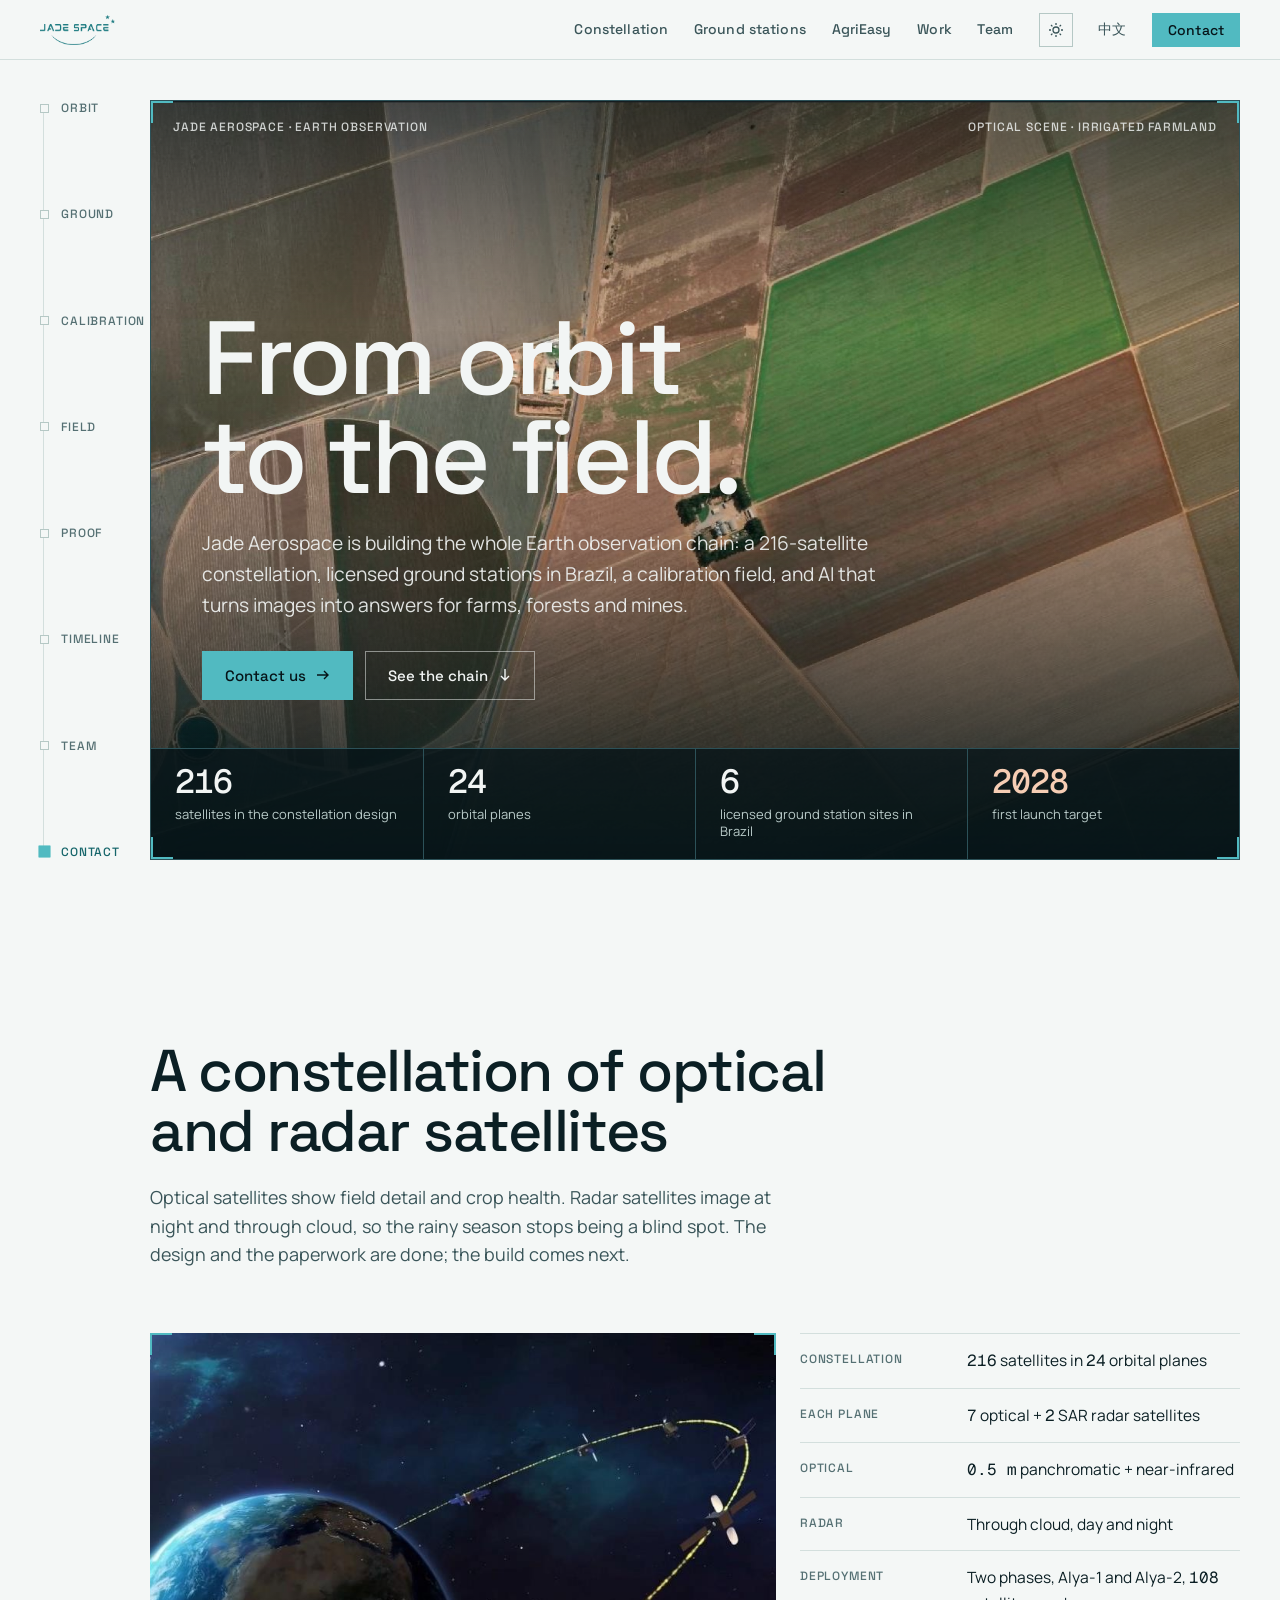
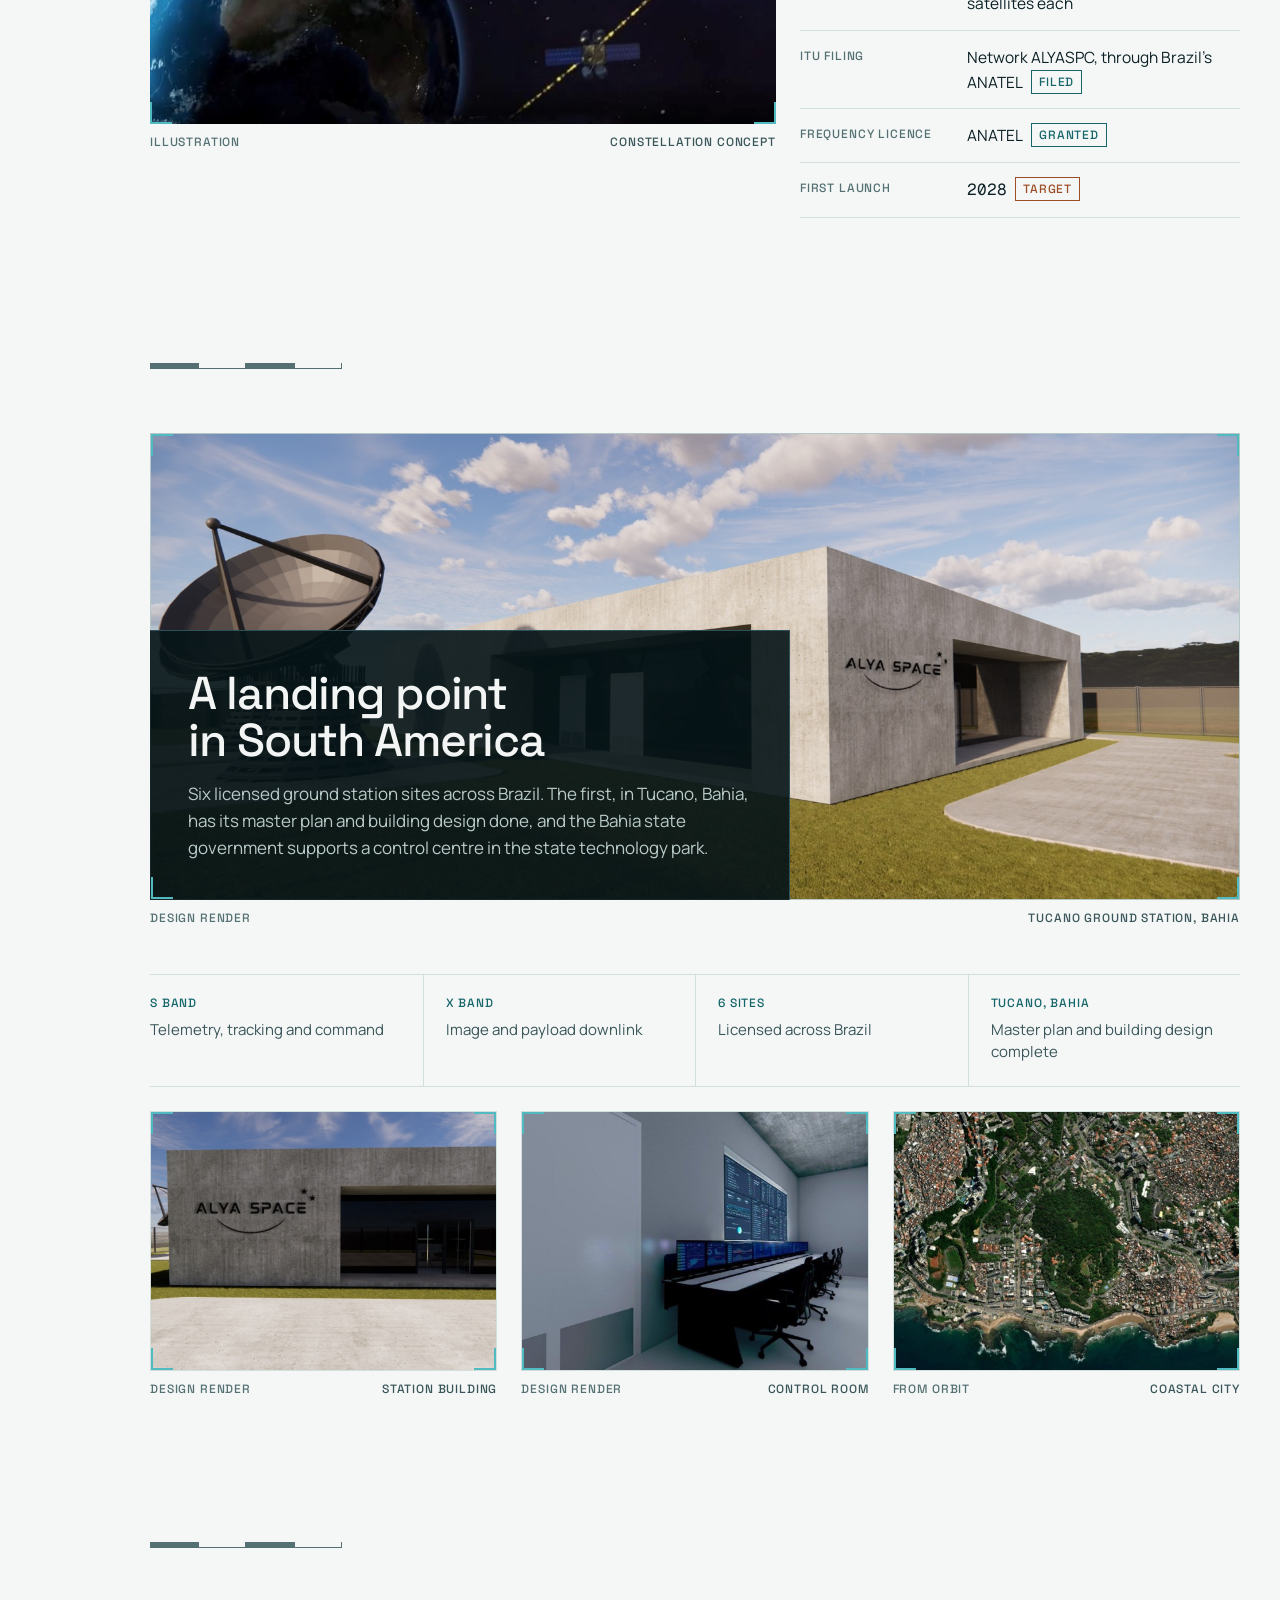
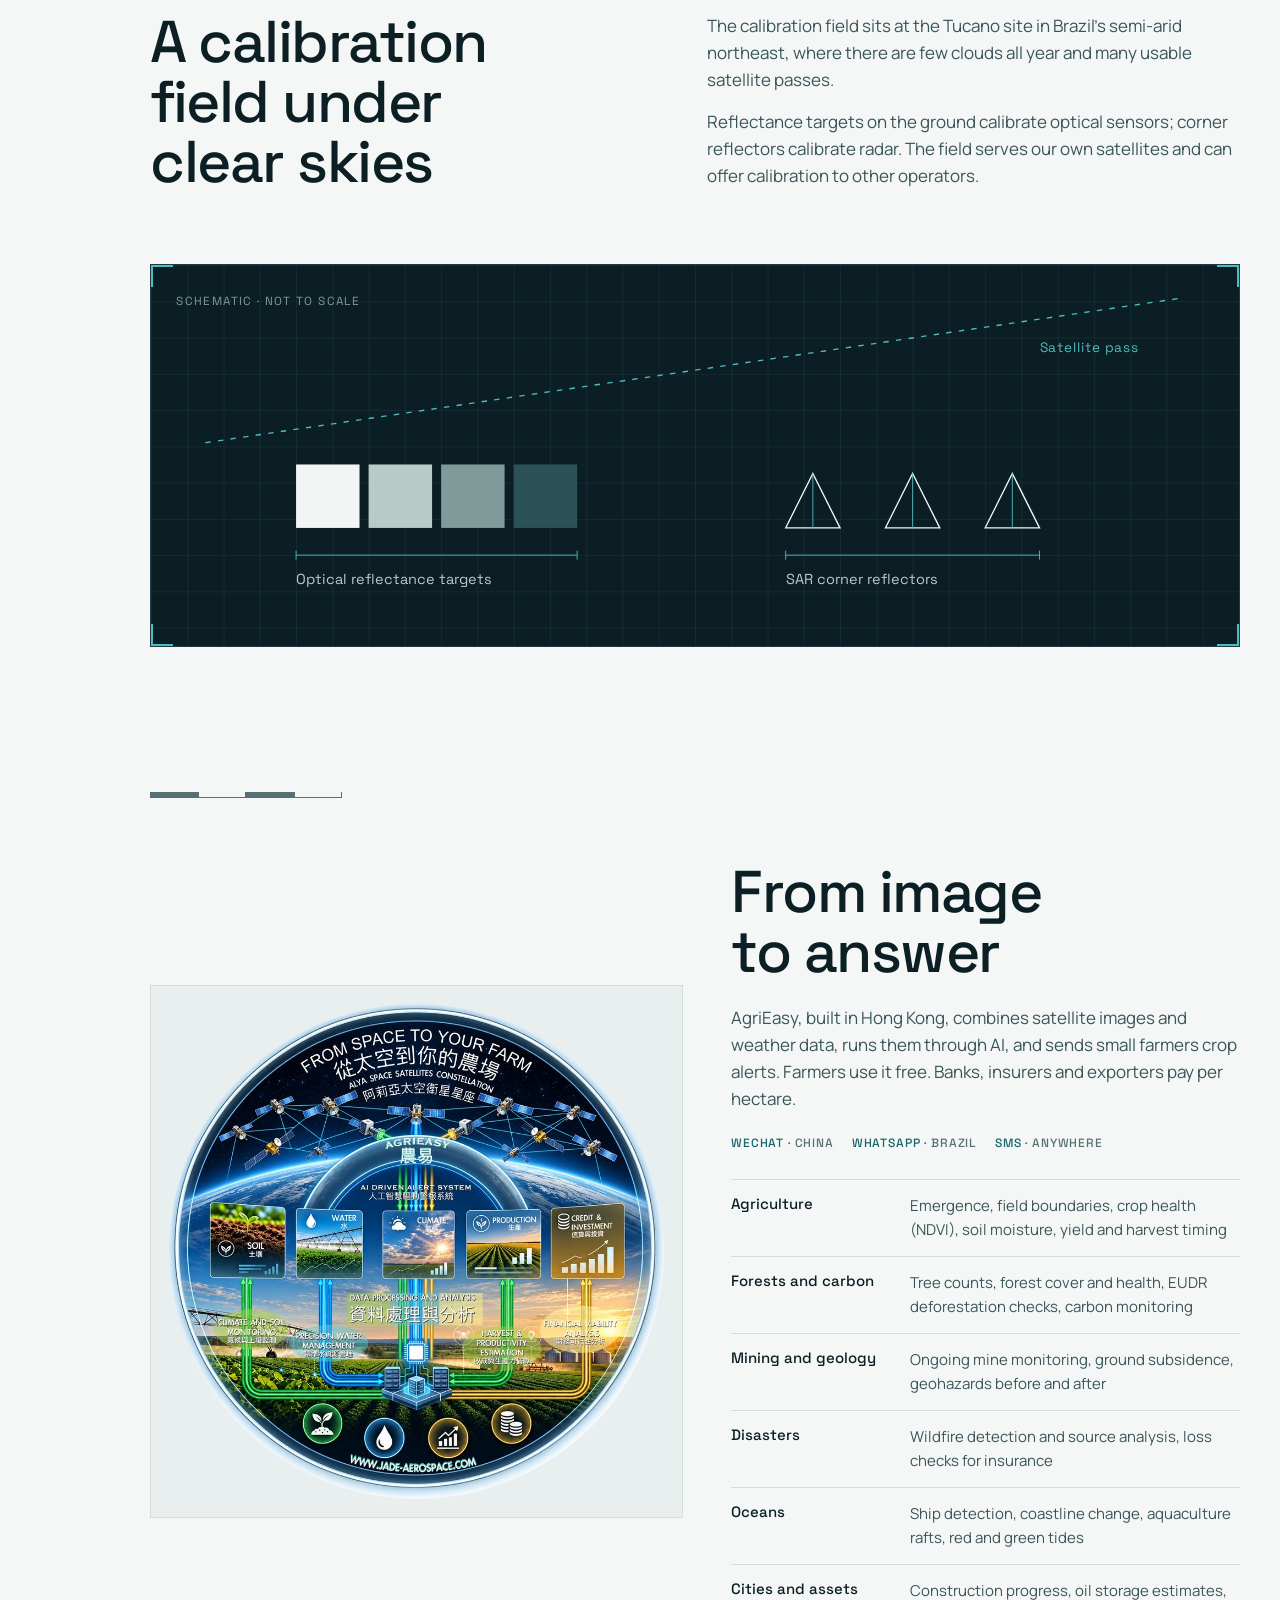
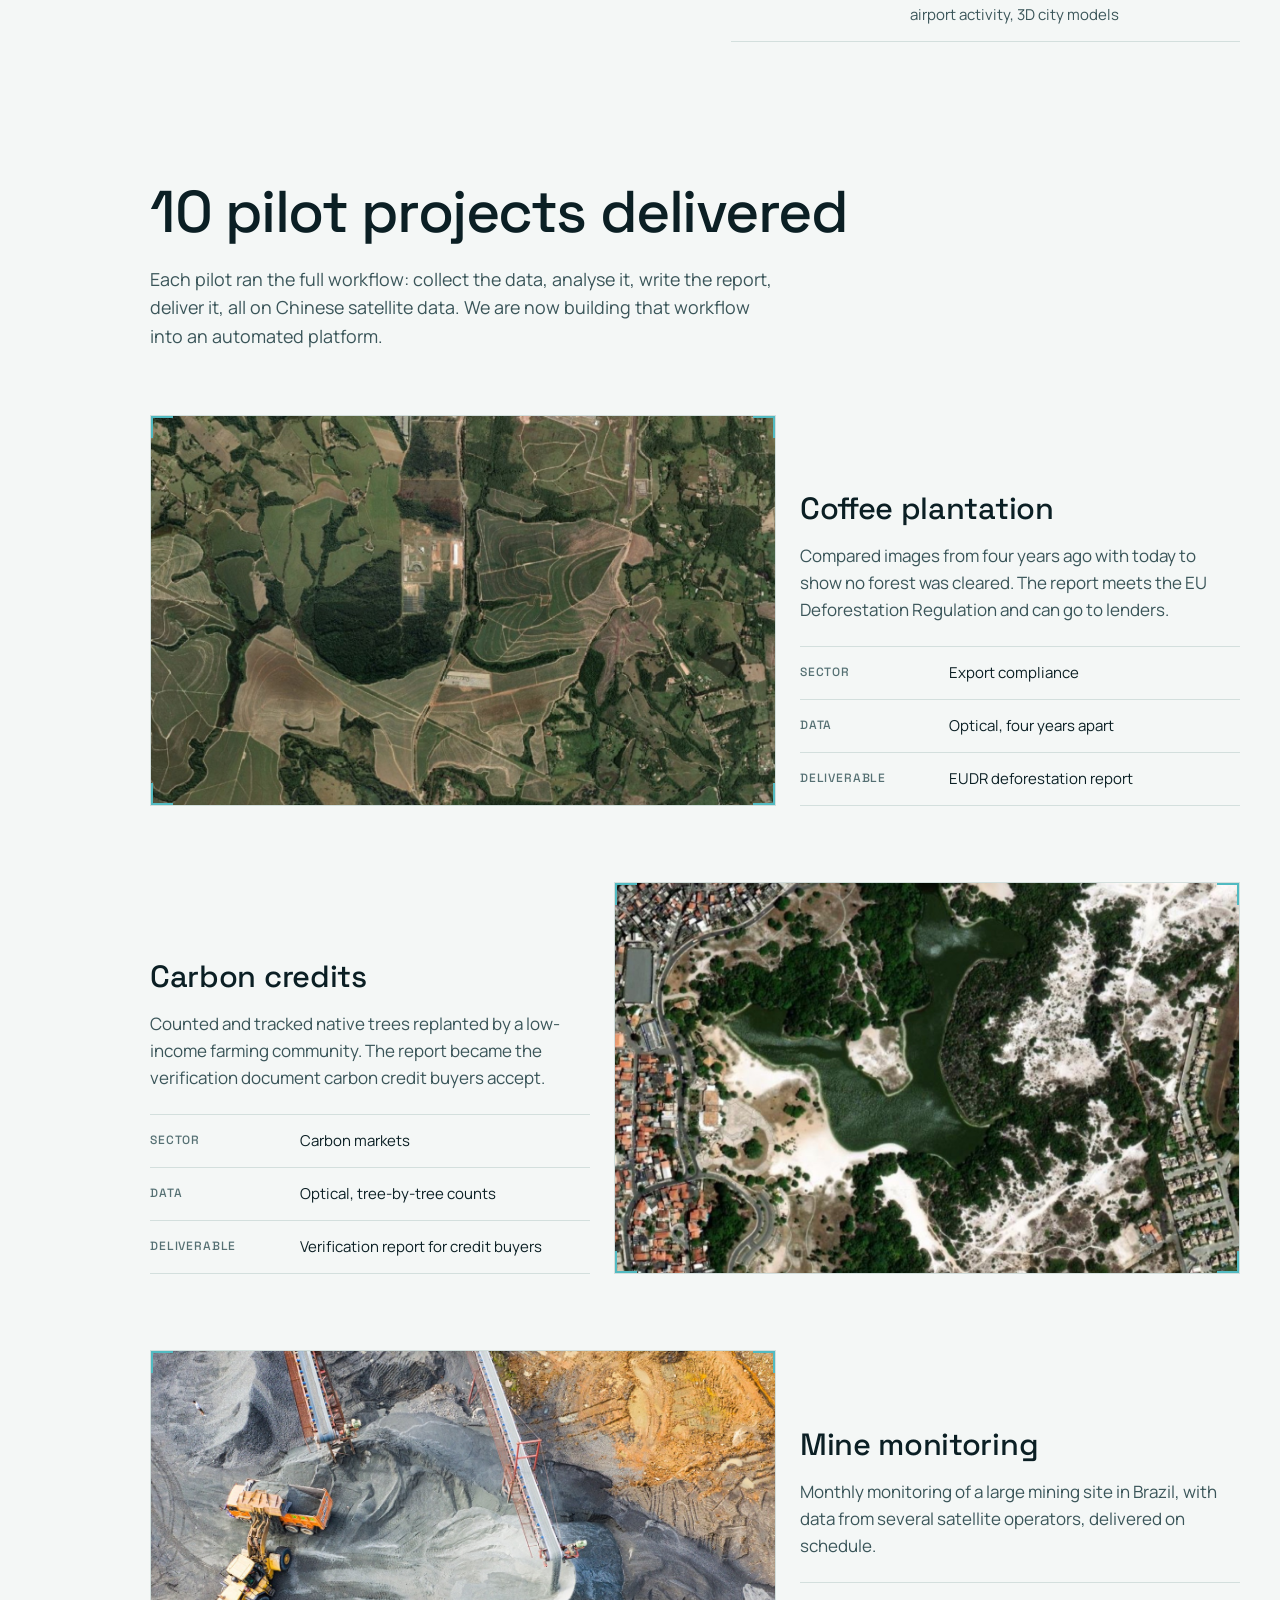
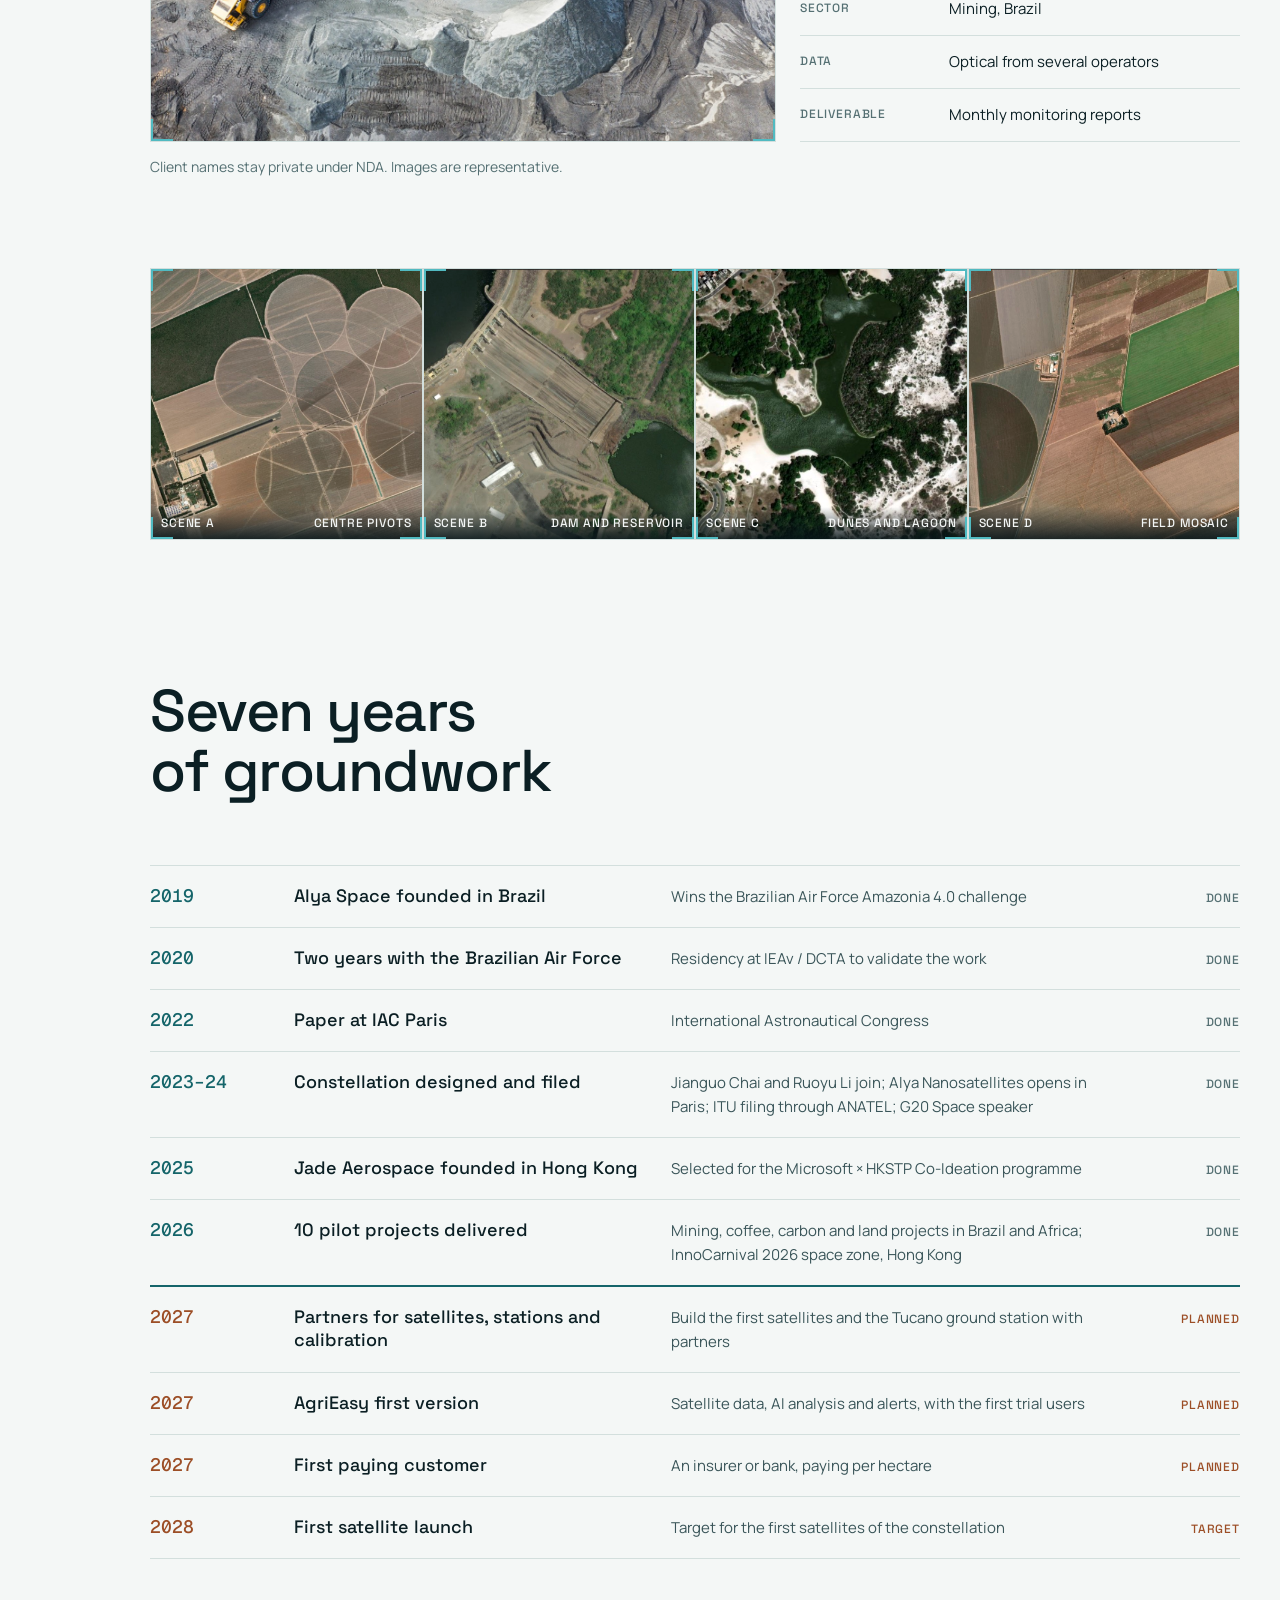
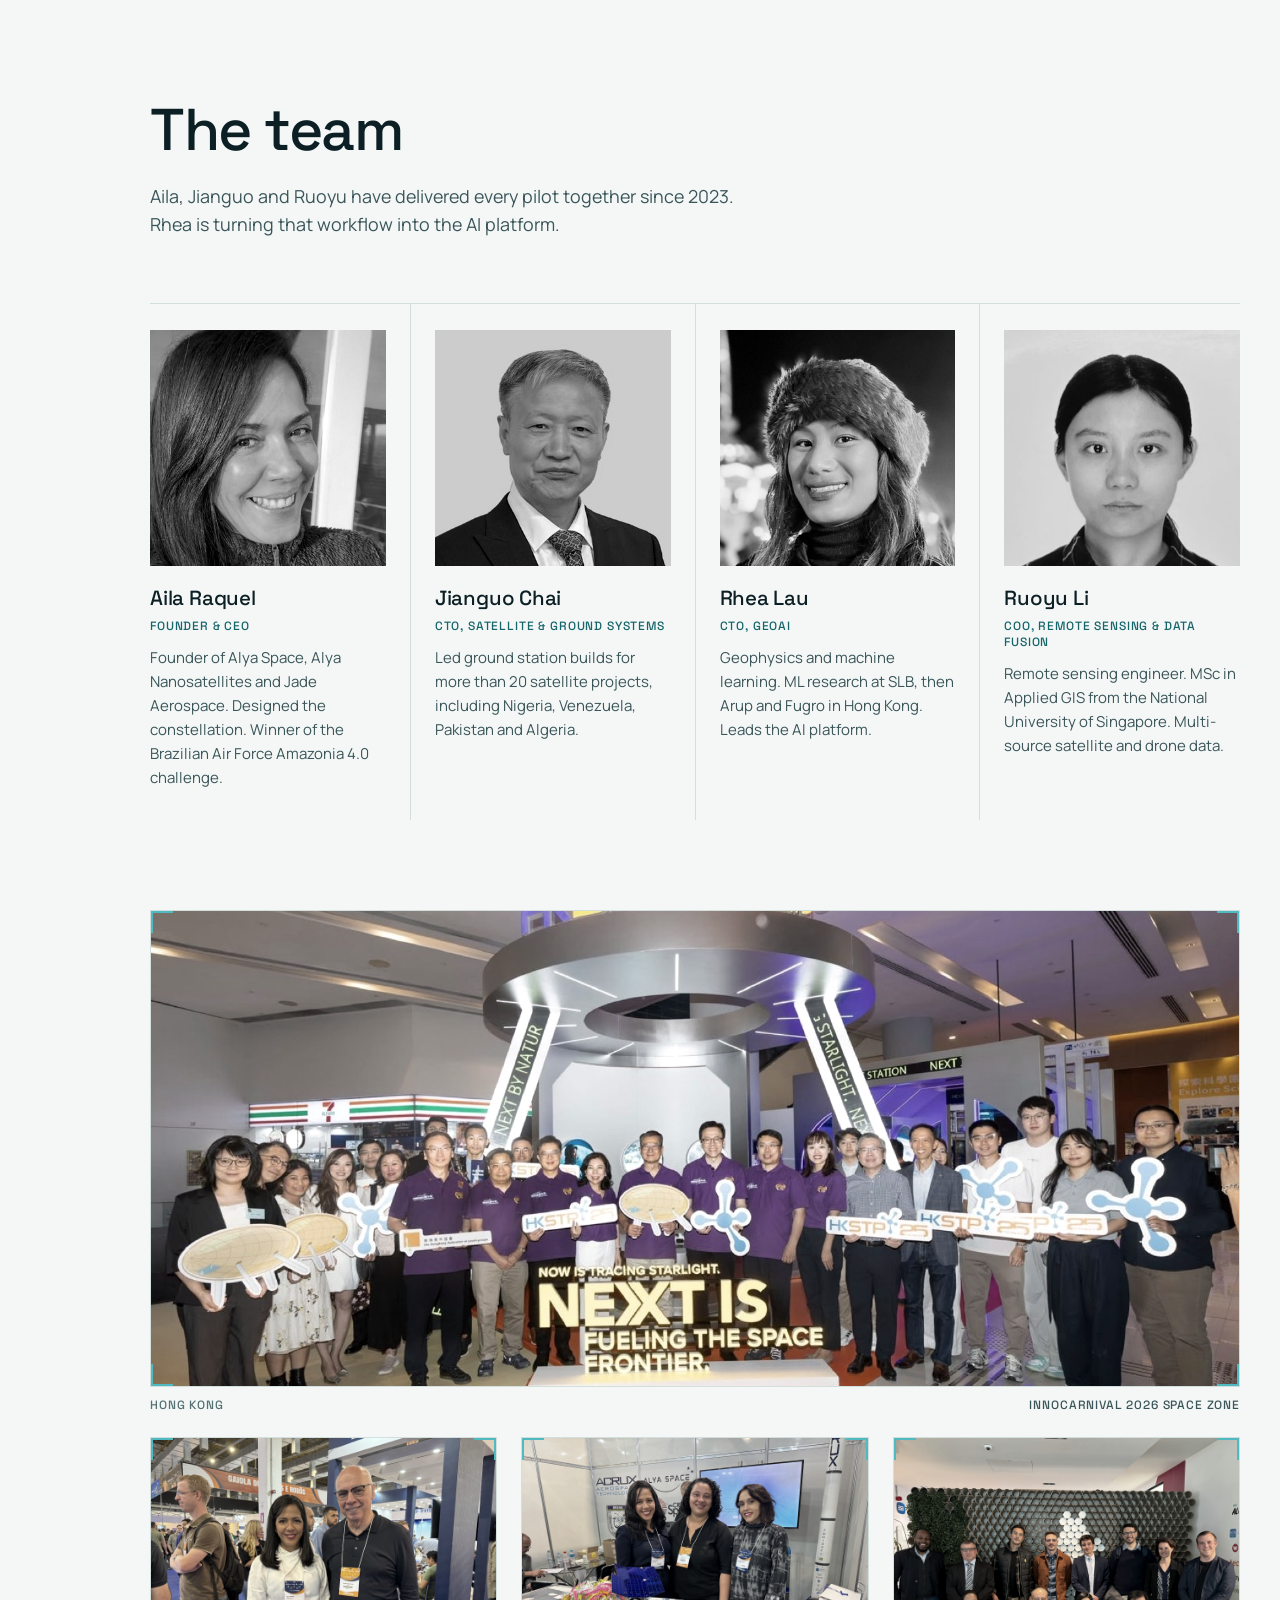
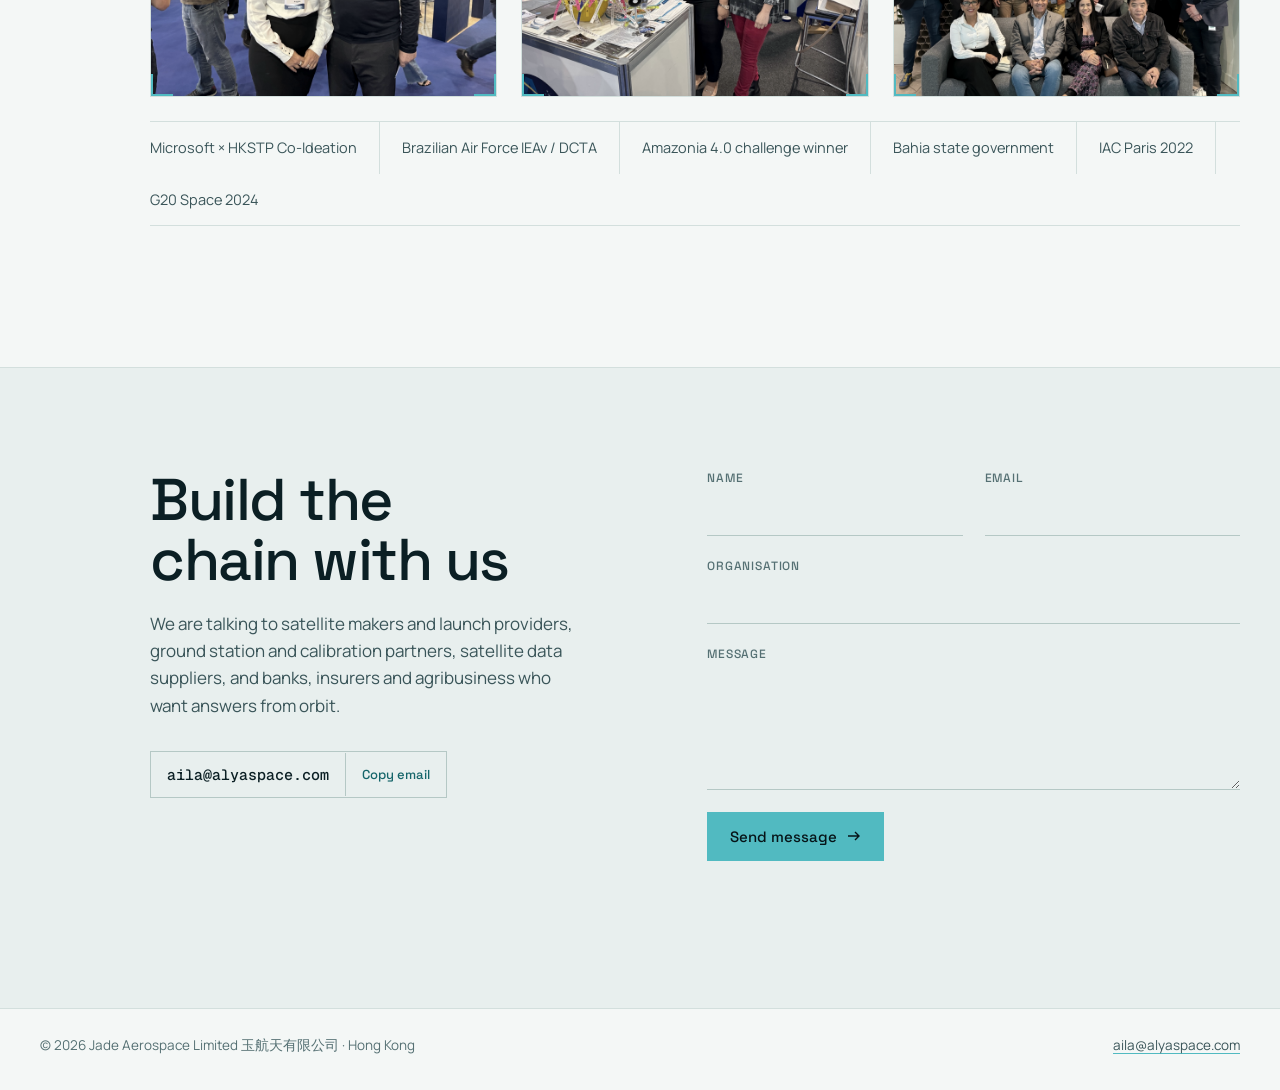
<file: index.html>
<!doctype html>
<html lang="en">
<head>
<meta charset="utf-8">
<meta name="viewport" content="width=device-width,initial-scale=1">
<title>Jade Aerospace | Satellites, ground stations and AI for Earth observation</title>
<meta name="description" content="Jade Aerospace is a Hong Kong company building a full Earth observation chain: a 216-satellite constellation, licensed ground stations in Brazil, a calibration field and AI analysis.">
<meta name="theme-color" content="#061418" media="(prefers-color-scheme: dark)">
<meta name="theme-color" content="#F4F7F6" media="(prefers-color-scheme: light)">
<script>try{var t=localStorage.getItem("theme");if(t==="light"||t==="dark")document.documentElement.dataset.theme=t}catch(e){}</script>
<meta property="og:type" content="website">
<meta property="og:site_name" content="Jade Aerospace 玉航天">
<meta property="og:url" content="https://jadeaerospace.com/">
<meta property="og:title" content="Jade Aerospace · From orbit to the field.">
<meta property="og:description" content="A 216-satellite constellation, licensed ground stations in Brazil and AI analysis, built from Hong Kong.">
<meta property="og:image" content="https://jadeaerospace.com/assets/og-en.jpg?v=2">
<meta property="og:image:width" content="1200">
<meta property="og:image:height" content="630">
<meta property="og:image:alt" content="Jade Aerospace · From orbit to the field.">
<meta name="twitter:card" content="summary_large_image">
<meta name="twitter:title" content="Jade Aerospace · From orbit to the field.">
<meta name="twitter:description" content="A 216-satellite constellation, licensed ground stations in Brazil and AI analysis, built from Hong Kong.">
<meta name="twitter:image" content="https://jadeaerospace.com/assets/og-en.jpg?v=2">
<link rel="alternate" hreflang="en" href="https://jadeaerospace.com/">
<link rel="alternate" hreflang="zh-Hans" href="https://jadeaerospace.com/zh/">
<link rel="icon" href="assets/logo-jade.png">
<link rel="preconnect" href="https://fonts.googleapis.com">
<link rel="preconnect" href="https://fonts.gstatic.com" crossorigin>
<link href="https://fonts.googleapis.com/css2?family=Geist+Mono:wght@400;500&family=Manrope:wght@400;500;600&family=Space+Grotesk:wght@400;500&display=swap" rel="stylesheet">
<link rel="stylesheet" href="assets/style.css">
<script src="assets/site.js" defer></script>
</head>
<body>
<a class="skip" href="#orbit">Skip to content</a>

<!-- ============ TOP BAR ============ -->
<header class="top">
  <div class="wrap">
    <a class="logo" href="./"><img class="on-dark" src="assets/logo-white.png" alt="Jade Aerospace"><img class="on-light" src="assets/logo-jade.png" alt="Jade Aerospace"></a>
    <nav>
      <a href="#orbit">Constellation</a><a href="#ground">Ground stations</a><a href="#field">AgriEasy</a><a href="#proof">Work</a><a href="#team">Team</a>
      <button type="button" class="theme" data-theme-toggle aria-label="Switch light / dark" title="Switch light / dark"><svg class="moon" viewBox="0 0 16 16" aria-hidden="true"><path d="M13.5 10.2A6 6 0 0 1 5.8 2.5a6 6 0 1 0 7.7 7.7Z" fill="none" stroke="currentColor" stroke-width="1.3"/></svg><svg class="sun" viewBox="0 0 16 16" aria-hidden="true"><circle cx="8" cy="8" r="3" fill="none" stroke="currentColor" stroke-width="1.3"/><path d="M8 1v2M8 13v2M1 8h2M13 8h2M3 3l1.4 1.4M11.6 11.6 13 13M3 13l1.4-1.4M11.6 4.4 13 3" stroke="currentColor" stroke-width="1.3"/></svg></button>
      <a class="lang" href="zh/" hreflang="zh-Hans">中文</a>
      <a class="cta-top" href="#contact">Contact</a>
    </nav>
  </div>
</header>

<!-- Stage rail: one link per section below. Keep ids in step. -->
<nav class="rail" aria-label="Sections"><ol><li><a href="#orbit">Orbit</a></li><li><a href="#ground">Ground</a></li><li><a href="#calibration">Calibration</a></li><li><a href="#field">Field</a></li><li><a href="#proof">Proof</a></li><li><a href="#timeline">Timeline</a></li><li><a href="#team">Team</a></li><li><a href="#contact">Contact</a></li></ol></nav>

<main class="main">

<!-- ============ HERO ============ -->
<section class="hero">
  <div class="frame">
    <div class="bg"><img src="assets/hero-fields.jpg" alt="" fetchpriority="high"></div>
    <div class="scene-id"><span>Jade Aerospace · Earth observation</span><span>Optical scene · irrigated farmland</span></div>
    <div class="copy">
      <h1>From orbit<br>to the field.</h1>
      <p class="lede">Jade Aerospace is building the whole Earth observation chain: a 216-satellite constellation, licensed ground stations in Brazil, a calibration field, and AI that turns images into answers for farms, forests and mines.</p>
      <div class="actions">
        <a class="btn" href="#contact">Contact us <svg viewBox="0 0 14 14" aria-hidden="true"><path d="M1 7h11M8 3l4 4-4 4" fill="none" stroke="currentColor" stroke-width="1.4"/></svg></a>
        <a class="btn ghost" href="#orbit">See the chain <svg viewBox="0 0 14 14" aria-hidden="true"><path d="M7 1v11M3 8l4 4 4-4" fill="none" stroke="currentColor" stroke-width="1.4"/></svg></a>
      </div>
    </div>
    <div class="collar"><div class=""><b>216</b><span>satellites in the constellation design</span></div><div class=""><b>24</b><span>orbital planes</span></div><div class=""><b>6</b><span>licensed ground station sites in Brazil</span></div><div class="plan"><b>2028</b><span>first launch target</span></div></div>
  </div>
</section>

<!-- ============ ORBIT: constellation ============ -->
<section class="sec orbit" id="orbit">
  <div class="wrap">
    <div class="sec-head"><h2>A constellation of optical and radar satellites</h2><p>Optical satellites show field detail and crop health. Radar satellites image at night and through cloud, so the rainy season stops being a blind spot. The design and the paperwork are done; the build comes next.</p></div>
    <div class="grid12">
      <figure class="media" style="margin:0">
        <div class="frame"><img src="assets/constellation.jpg" alt="" loading="lazy"></div>
        <figcaption class="cap"><span>Illustration</span><b>Constellation concept</b></figcaption>
      </figure>
      <div class="side"><table class="spec"><tbody><tr><th scope="row">Constellation</th><td><span class="num">216</span> satellites in <span class="num">24</span> orbital planes</td></tr><tr><th scope="row">Each plane</th><td><span class="num">7</span> optical + <span class="num">2</span> SAR radar satellites</td></tr><tr><th scope="row">Optical</th><td><span class="num">0.5 m</span> panchromatic + near-infrared</td></tr><tr><th scope="row">Radar</th><td>Through cloud, day and night</td></tr><tr><th scope="row">Deployment</th><td>Two phases, Alya-1 and Alya-2, <span class="num">108</span> satellites each</td></tr><tr><th scope="row">ITU filing</th><td>Network ALYASPC, through Brazil’s ANATEL<span class="tag">Filed</span></td></tr><tr><th scope="row">Frequency licence</th><td>ANATEL<span class="tag">Granted</span></td></tr><tr><th scope="row">First launch</th><td><span class="num">2028</span><span class="tag plan">Target</span></td></tr></tbody></table></div>
    </div>
  </div>
</section>

<!-- ============ GROUND: stations ============ -->
<section class="sec" id="ground">
  <div class="wrap"><div class="scalebar" aria-hidden="true"><i></i><i></i><i></i><i></i></div></div>
  <figure class="bleed" style="margin-top:0;margin-bottom:0">
    <div class="frame"><img src="assets/gs-tucano.jpg" alt="Tucano ground station, Bahia" loading="lazy"></div>
    <div class="over"><h2>A landing point in South America</h2><p>Six licensed ground station sites across Brazil. The first, in Tucano, Bahia, has its master plan and building design done, and the Bahia state government supports a control centre in the state technology park.</p></div>
  </figure>
  <div class="wrap">
    <p class="cap"><span>Design render</span><b>Tucano ground station, Bahia</b></p>
    <div class="bands"><div><b>S band</b><span>Telemetry, tracking and command</span></div><div><b>X band</b><span>Image and payload downlink</span></div><div><b>6 sites</b><span>Licensed across Brazil</span></div><div><b>Tucano, Bahia</b><span>Master plan and building design complete</span></div></div>
    <div class="strip"><figure><div class="frame"><img src="assets/gs-front.jpg" alt="Station building" loading="lazy"></div><figcaption class="cap"><span>Design render</span><b>Station building</b></figcaption></figure><figure><div class="frame"><img src="assets/gs-control.jpg" alt="Control room" loading="lazy"></div><figcaption class="cap"><span>Design render</span><b>Control room</b></figcaption></figure><figure><div class="frame"><img src="assets/orbit-salvador.jpg" alt="Coastal city" loading="lazy"></div><figcaption class="cap"><span>From orbit</span><b>Coastal city</b></figcaption></figure></div>
  </div>
</section>

<!-- ============ CALIBRATION ============ -->
<section class="sec" id="calibration">
  <div class="wrap">
    <div class="scalebar" aria-hidden="true"><i></i><i></i><i></i><i></i></div>
    <div class="calib">
      <h2>A calibration field under clear skies</h2>
      <div class="body"><p>The calibration field sits at the Tucano site in Brazil’s semi-arid northeast, where there are few clouds all year and many usable satellite passes.</p><p>Reflectance targets on the ground calibrate optical sensors; corner reflectors calibrate radar. The field serves our own satellites and can offer calibration to other operators.</p></div>
      <figure class="calib-plate frame"><svg viewBox="0 0 1200 420" role="img" aria-label="Schematic · not to scale">
<defs><pattern id="g" width="40" height="40" patternUnits="userSpaceOnUse"><path d="M40 0H0V40" fill="none" stroke="#1E3A40" stroke-width="1"/></pattern></defs>
<rect width="1200" height="420" fill="url(#g)"/>
<path d="M60 196 L1140 36" stroke="#51BAC1" stroke-width="1.5" stroke-dasharray="6 8" fill="none"/>
<text class="lbl" x="980" y="96" fill="#51BAC1" font-family="Space Grotesk, Noto Sans SC, sans-serif" font-size="15" letter-spacing="1">Satellite pass</text>
<g transform="translate(160 220)">
<rect x="0" y="0" width="70" height="70" fill="#F2F5F4"/><rect x="80" y="0" width="70" height="70" fill="#B9CBC9"/><rect x="160" y="0" width="70" height="70" fill="#7F9A98"/><rect x="240" y="0" width="70" height="70" fill="#2C5158"/>
<path d="M0 100 H310" stroke="#51BAC1" stroke-width="1"/><path d="M0 95 v10 M310 95 v10" stroke="#51BAC1" stroke-width="1"/>
<text class="lbl" x="0" y="132" fill="#B9CBC9" font-family="Space Grotesk, Noto Sans SC, sans-serif" font-size="16">Optical reflectance targets</text></g>
<g transform="translate(700 230)" fill="none" stroke="#F2F5F4" stroke-width="1.5">
<path d="M0 60 L30 0 L60 60 Z"/><path d="M110 60 L140 0 L170 60 Z"/><path d="M220 60 L250 0 L280 60 Z"/>
<path d="M30 0 V60 M140 0 V60 M250 0 V60" stroke="#51BAC1" stroke-width="1"/>
<path d="M0 90 H280" stroke="#51BAC1" stroke-width="1"/><path d="M0 85 v10 M280 85 v10" stroke="#51BAC1" stroke-width="1"/>
<text class="lbl" x="0" y="122" fill="#B9CBC9" stroke="none" font-family="Space Grotesk, Noto Sans SC, sans-serif" font-size="16">SAR corner reflectors</text></g>
<text class="lbl" x="28" y="44" fill="#7F9A98" font-family="Space Grotesk, Noto Sans SC, sans-serif" font-size="13" letter-spacing="1.5">SCHEMATIC · NOT TO SCALE</text>
</svg><figcaption class="calib-legend"><span><i class="sw t"></i>Optical reflectance targets</span><span><i class="sw r"></i>SAR corner reflectors</span><span><i class="sw p"></i>Satellite pass</span><span>Schematic · not to scale</span></figcaption></figure>
    </div>
  </div>
</section>

<!-- ============ FIELD: AgriEasy ============ -->
<section class="sec field" id="field">
  <div class="wrap"><div class="scalebar" aria-hidden="true"><i></i><i></i><i></i><i></i></div></div>
  <div class="wrap grid12">
    <div class="globe"><img src="assets/agrieasy-globe.jpg" alt="AgriEasy: from space to your farm. Satellite data feeds AI alerts on soil, water, climate, production and credit." loading="lazy"></div>
    <div class="side">
      <h2>From image to answer</h2>
      <p style="color:var(--ink-2);margin-top:22px">AgriEasy, built in Hong Kong, combines satellite images and weather data, runs them through AI, and sends small farmers crop alerts. Farmers use it free. Banks, insurers and exporters pay per hectare.</p>
      <div class="channels"><span><b>WeChat</b> · China</span><span><b>WhatsApp</b> · Brazil</span><span><b>SMS</b> · anywhere</span></div>
      <ul class="index"><li><b>Agriculture</b><span>Emergence, field boundaries, crop health (NDVI), soil moisture, yield and harvest timing</span></li><li><b>Forests and carbon</b><span>Tree counts, forest cover and health, EUDR deforestation checks, carbon monitoring</span></li><li><b>Mining and geology</b><span>Ongoing mine monitoring, ground subsidence, geohazards before and after</span></li><li><b>Disasters</b><span>Wildfire detection and source analysis, loss checks for insurance</span></li><li><b>Oceans</b><span>Ship detection, coastline change, aquaculture rafts, red and green tides</span></li><li><b>Cities and assets</b><span>Construction progress, oil storage estimates, airport activity, 3D city models</span></li></ul>
    </div>
  </div>
</section>

<!-- ============ PROOF: pilots ============ -->
<section class="sec" id="proof">
  <div class="wrap">
    <div class="sec-head"><h2>10 pilot projects delivered</h2><p>Each pilot ran the full workflow: collect the data, analyse it, write the report, deliver it, all on Chinese satellite data. We are now building that workflow into an automated platform.</p></div>
    <div class="pilots"><article class="pilot"><div class="frame"><img src="assets/farmland.jpg" alt="" loading="lazy"></div><div class="txt"><h3>Coffee plantation</h3><p>Compared images from four years ago with today to show no forest was cleared. The report meets the EU Deforestation Regulation and can go to lenders.</p><table class="spec"><tbody><tr><th scope="row">Sector</th><td>Export compliance</td></tr><tr><th scope="row">Data</th><td>Optical, four years apart</td></tr><tr><th scope="row">Deliverable</th><td>EUDR deforestation report</td></tr></tbody></table></div></article><article class="pilot"><div class="frame"><img src="assets/orbit-dunes.jpg" alt="" loading="lazy"></div><div class="txt"><h3>Carbon credits</h3><p>Counted and tracked native trees replanted by a low-income farming community. The report became the verification document carbon credit buyers accept.</p><table class="spec"><tbody><tr><th scope="row">Sector</th><td>Carbon markets</td></tr><tr><th scope="row">Data</th><td>Optical, tree-by-tree counts</td></tr><tr><th scope="row">Deliverable</th><td>Verification report for credit buyers</td></tr></tbody></table></div></article><article class="pilot"><div class="frame"><img src="assets/mine.jpg" alt="" loading="lazy"></div><div class="txt"><h3>Mine monitoring</h3><p>Monthly monitoring of a large mining site in Brazil, with data from several satellite operators, delivered on schedule.</p><table class="spec"><tbody><tr><th scope="row">Sector</th><td>Mining, Brazil</td></tr><tr><th scope="row">Data</th><td>Optical from several operators</td></tr><tr><th scope="row">Deliverable</th><td>Monthly monitoring reports</td></tr></tbody></table></div></article></div>
    <p class="note">Client names stay private under NDA. Images are representative.</p>
    <div class="contact-sheet"><figure class="frame"><img src="assets/orbit-pivots.jpg" alt="Centre pivots" loading="lazy"><figcaption><span>Scene A</span><span>Centre pivots</span></figcaption></figure><figure class="frame"><img src="assets/orbit-dam.jpg" alt="Dam and reservoir" loading="lazy"><figcaption><span>Scene B</span><span>Dam and reservoir</span></figcaption></figure><figure class="frame"><img src="assets/orbit-dunes.jpg" alt="Dunes and lagoon" loading="lazy"><figcaption><span>Scene C</span><span>Dunes and lagoon</span></figcaption></figure><figure class="frame"><img src="assets/orbit-fields.jpg" alt="Field mosaic" loading="lazy"><figcaption><span>Scene D</span><span>Field mosaic</span></figcaption></figure></div>
  </div>
</section>

<!-- ============ TIMELINE ============ -->
<section class="sec" id="timeline">
  <div class="wrap">
    <div class="sec-head"><h2>Seven years of groundwork</h2></div>
    <ol class="ledger"><li class=""><span class="yr">2019</span><b>Alya Space founded in Brazil</b><span>Wins the Brazilian Air Force Amazonia 4.0 challenge</span><span class="st">Done</span></li><li class=""><span class="yr">2020</span><b>Two years with the Brazilian Air Force</b><span>Residency at IEAv / DCTA to validate the work</span><span class="st">Done</span></li><li class=""><span class="yr">2022</span><b>Paper at IAC Paris</b><span>International Astronautical Congress</span><span class="st">Done</span></li><li class=""><span class="yr">2023–24</span><b>Constellation designed and filed</b><span>Jianguo Chai and Ruoyu Li join; Alya Nanosatellites opens in Paris; ITU filing through ANATEL; G20 Space speaker</span><span class="st">Done</span></li><li class=""><span class="yr">2025</span><b>Jade Aerospace founded in Hong Kong</b><span>Selected for the Microsoft × HKSTP Co-Ideation programme</span><span class="st">Done</span></li><li class="now"><span class="yr">2026</span><b>10 pilot projects delivered</b><span>Mining, coffee, carbon and land projects in Brazil and Africa; InnoCarnival 2026 space zone, Hong Kong</span><span class="st">Done</span></li><li class="plan"><span class="yr">2027</span><b>Partners for satellites, stations and calibration</b><span>Build the first satellites and the Tucano ground station with partners</span><span class="st">Planned</span></li><li class="plan"><span class="yr">2027</span><b>AgriEasy first version</b><span>Satellite data, AI analysis and alerts, with the first trial users</span><span class="st">Planned</span></li><li class="plan"><span class="yr">2027</span><b>First paying customer</b><span>An insurer or bank, paying per hectare</span><span class="st">Planned</span></li><li class="plan"><span class="yr">2028</span><b>First satellite launch</b><span>Target for the first satellites of the constellation</span><span class="st">Target</span></li></ol>
  </div>
</section>

<!-- ============ TEAM ============ -->
<section class="sec" id="team">
  <div class="wrap">
    <div class="sec-head"><h2>The team</h2><p>Aila, Jianguo and Ruoyu have delivered every pilot together since 2023. Rhea is turning that workflow into the AI platform.</p></div>
    <div class="team"><article class="person"><img src="assets/team-aila.jpg" alt="Aila Raquel" loading="lazy"><h3>Aila Raquel</h3><p class="role">Founder & CEO</p><p>Founder of Alya Space, Alya Nanosatellites and Jade Aerospace. Designed the constellation. Winner of the Brazilian Air Force Amazonia 4.0 challenge.</p></article><article class="person"><img src="assets/team-chai.jpg" alt="Jianguo Chai" loading="lazy"><h3>Jianguo Chai</h3><p class="role">CTO, Satellite & Ground Systems</p><p>Led ground station builds for more than 20 satellite projects, including Nigeria, Venezuela, Pakistan and Algeria.</p></article><article class="person"><img src="assets/team-rhea.jpg" alt="Rhea Lau" loading="lazy"><h3>Rhea Lau</h3><p class="role">CTO, GeoAI</p><p>Geophysics and machine learning. ML research at SLB, then Arup and Fugro in Hong Kong. Leads the AI platform.</p></article><article class="person"><img src="assets/team-li.jpg" alt="Ruoyu Li" loading="lazy"><h3>Ruoyu Li</h3><p class="role">COO, Remote Sensing & Data Fusion</p><p>Remote sensing engineer. MSc in Applied GIS from the National University of Singapore. Multi-source satellite and drone data.</p></article></div>
    <figure class="wide-photo" style="margin:0">
      <div class="frame"><img src="assets/event-hk.jpg" alt="Jade at the HKSTP space exhibit, InnoCarnival 2026, Hong Kong" loading="lazy"></div>
      <figcaption class="cap"><span>Hong Kong</span><b>InnoCarnival 2026 space zone</b></figcaption>
    </figure>
    <div class="crew"><figure><div class="frame"><img src="assets/event-1.jpg" alt="Team at a space industry event" loading="lazy"></div></figure><figure><div class="frame"><img src="assets/event-2.jpg" alt="Team at the Alya Space stand" loading="lazy"></div></figure><figure><div class="frame"><img src="assets/event-3.jpg" alt="Group photo with partners" loading="lazy"></div></figure></div>
    <div class="marks"><span>Microsoft × HKSTP Co-Ideation</span><span>Brazilian Air Force IEAv / DCTA</span><span>Amazonia 4.0 challenge winner</span><span>Bahia state government</span><span>IAC Paris 2022</span><span>G20 Space 2024</span></div>
  </div>
</section>

<!-- ============ CONTACT ============ -->
<section class="contact" id="contact">
  <div class="wrap grid12">
    <div class="left">
      <h2>Build the chain with us</h2>
      <p>We are talking to satellite makers and launch providers, ground station and calibration partners, satellite data suppliers, and banks, insurers and agribusiness who want answers from orbit.</p>
      <div class="mailrow"><code>aila@alyaspace.com</code><button type="button" data-copy>Copy email</button></div>
    </div>
    <form id="contact-form" class="cform">
      <div class="row">
        <label>Name<input name="name" required autocomplete="name"></label>
        <label>Email<input name="email" type="email" required autocomplete="email"></label>
      </div>
      <label>Organisation<input name="org" autocomplete="organization"></label>
      <label>Message<textarea name="message" required></textarea></label>
      <input class="hp" name="_honey" tabindex="-1" autocomplete="off" aria-hidden="true">
      <button type="submit" class="btn">Send message <svg viewBox="0 0 14 14" aria-hidden="true"><path d="M1 7h11M8 3l4 4-4 4" fill="none" stroke="currentColor" stroke-width="1.4"/></svg></button>
      <p class="form-msg" role="status"></p>
    </form>
  </div>
</section>

</main>

<footer>
  <div class="wrap">
    <span>© 2026 Jade Aerospace Limited 玉航天有限公司 · Hong Kong</span>
    <a href="mailto:aila@alyaspace.com">aila@alyaspace.com</a>
  </div>
</footer>

<script src="assets/contact.js" defer></script>
</body>
</html>
</file>
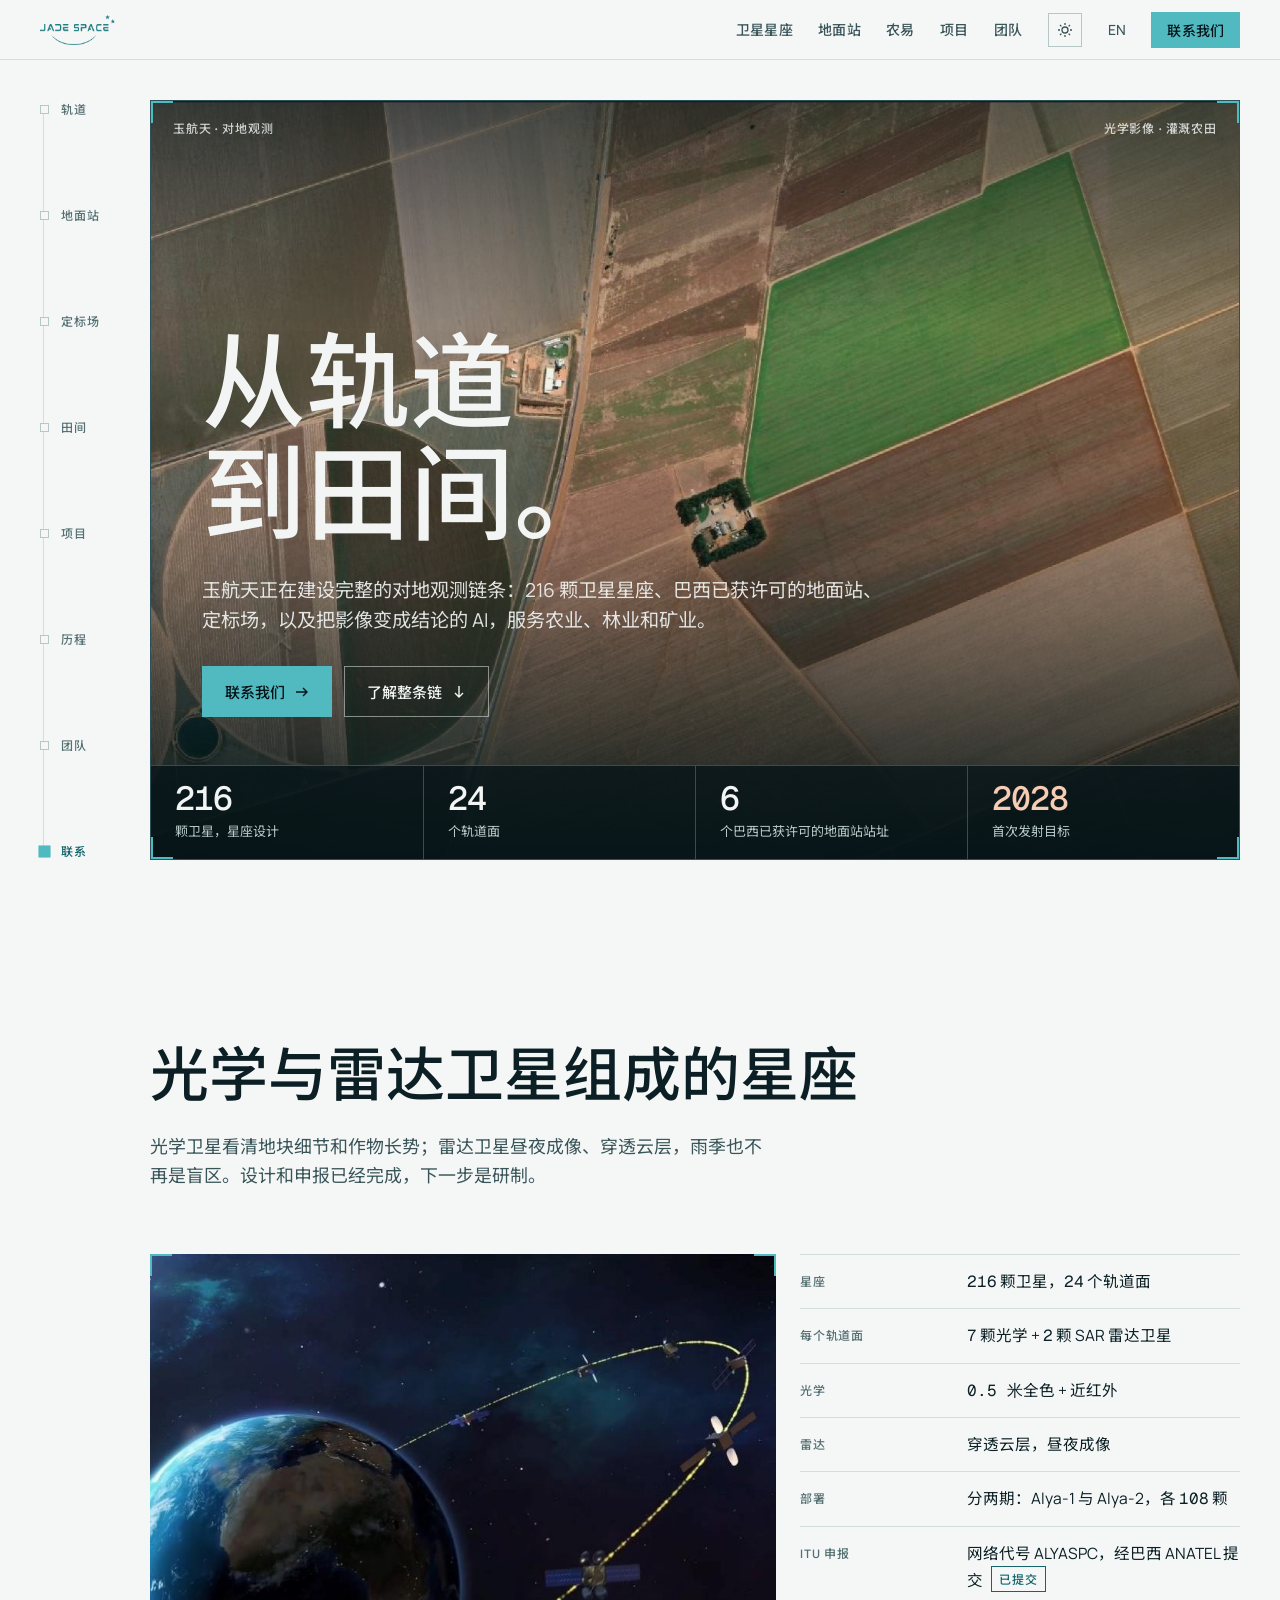
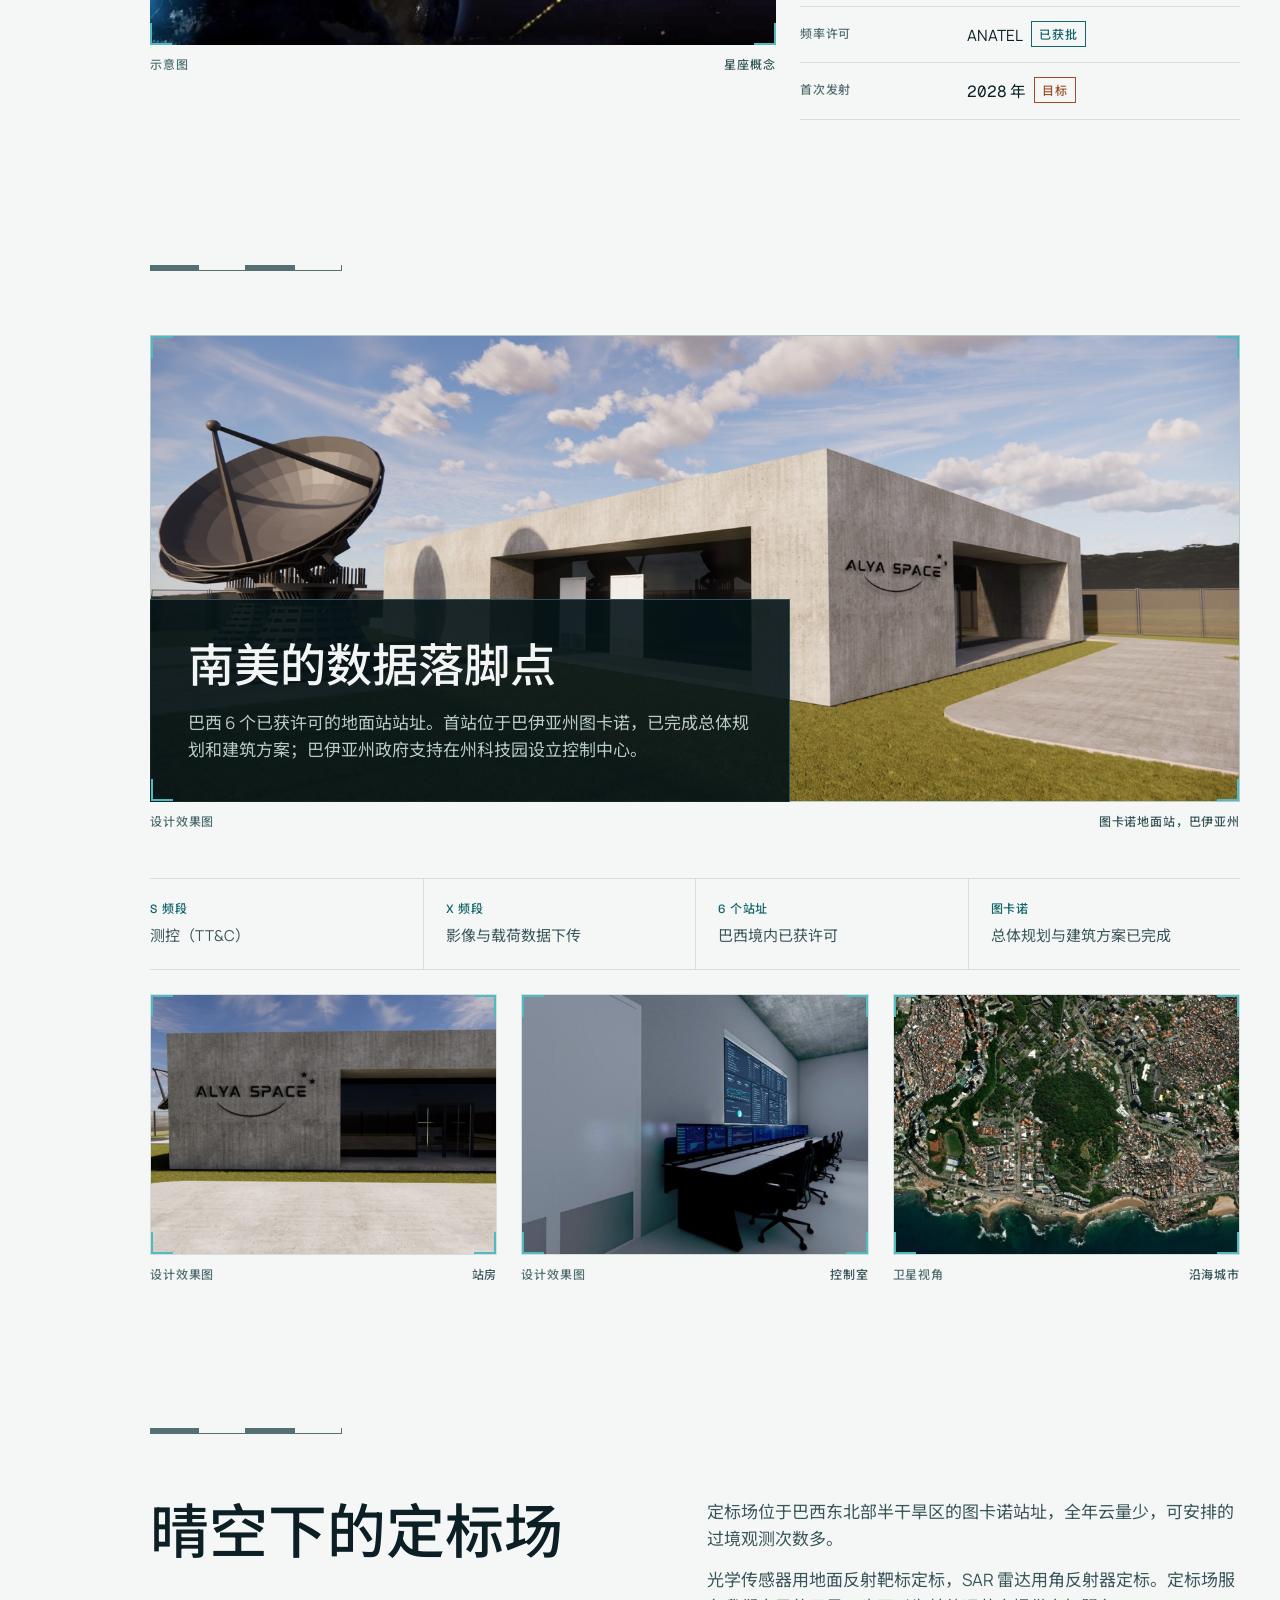
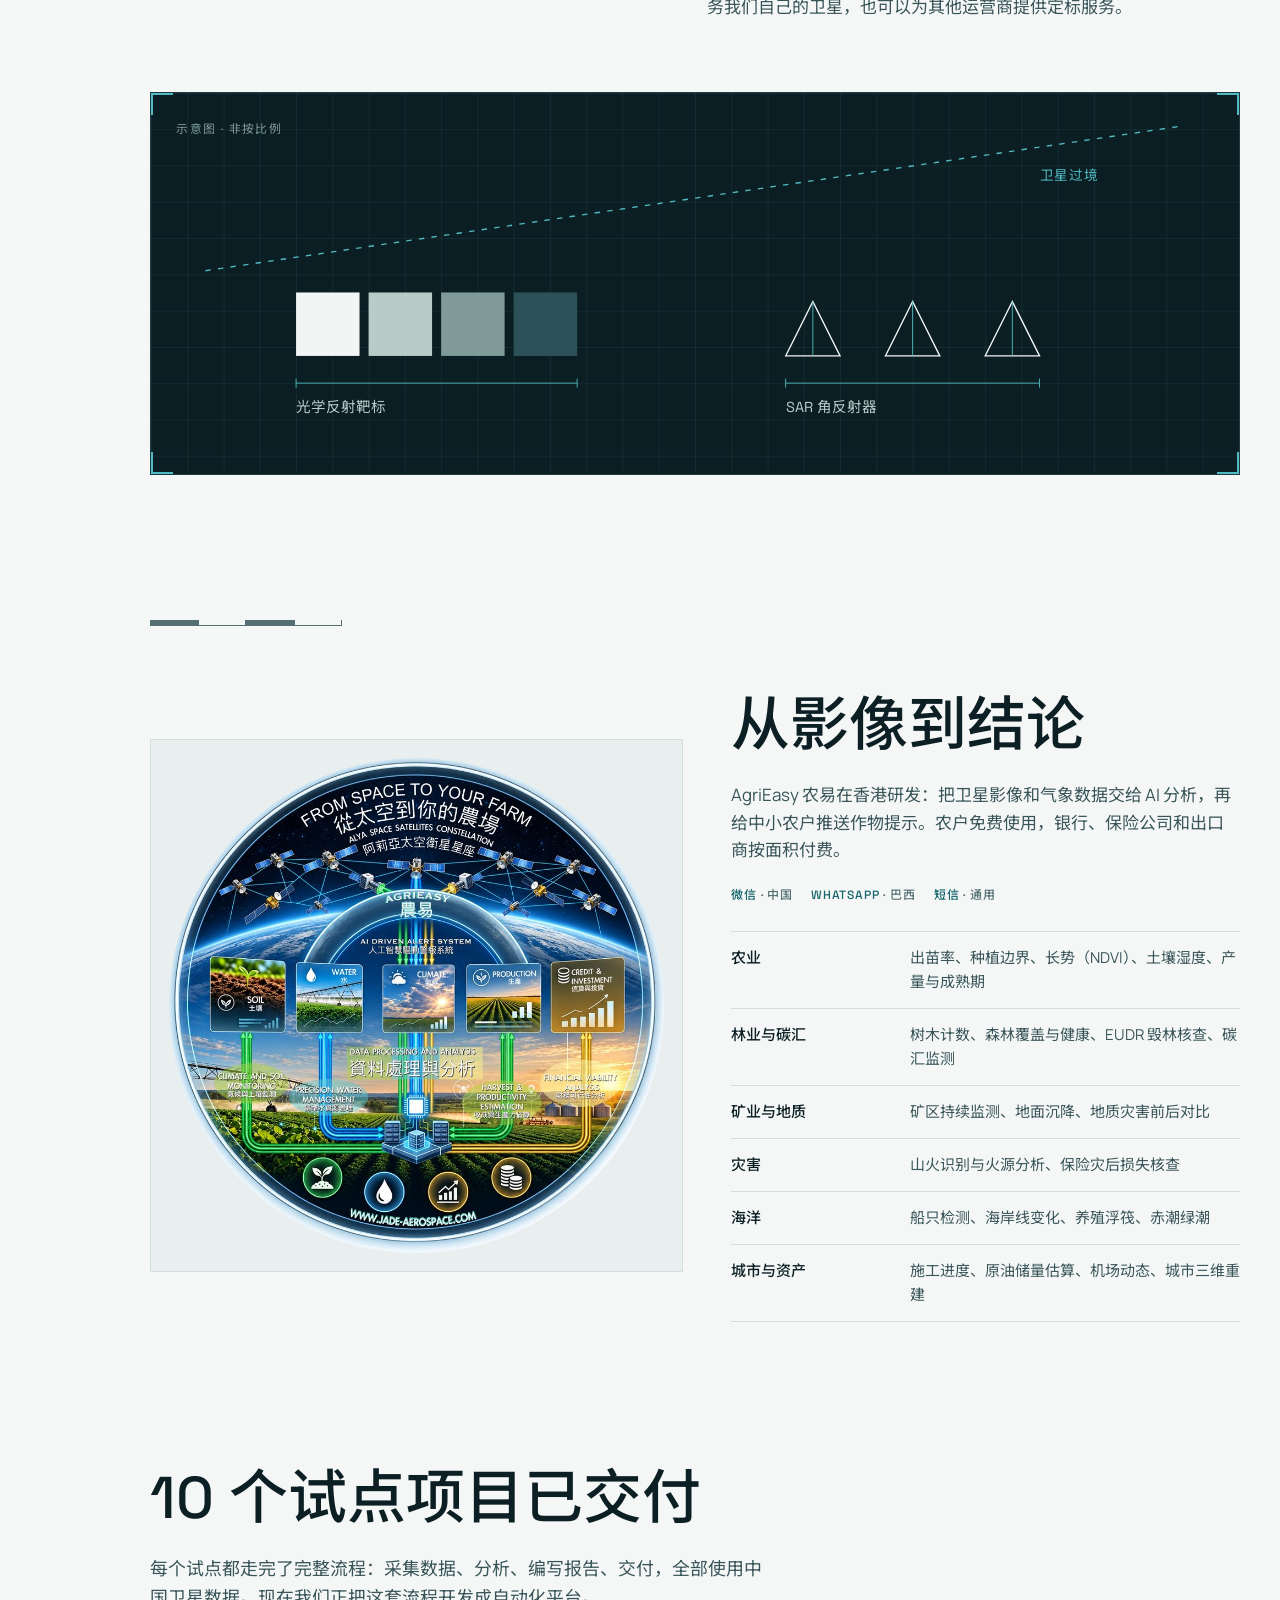
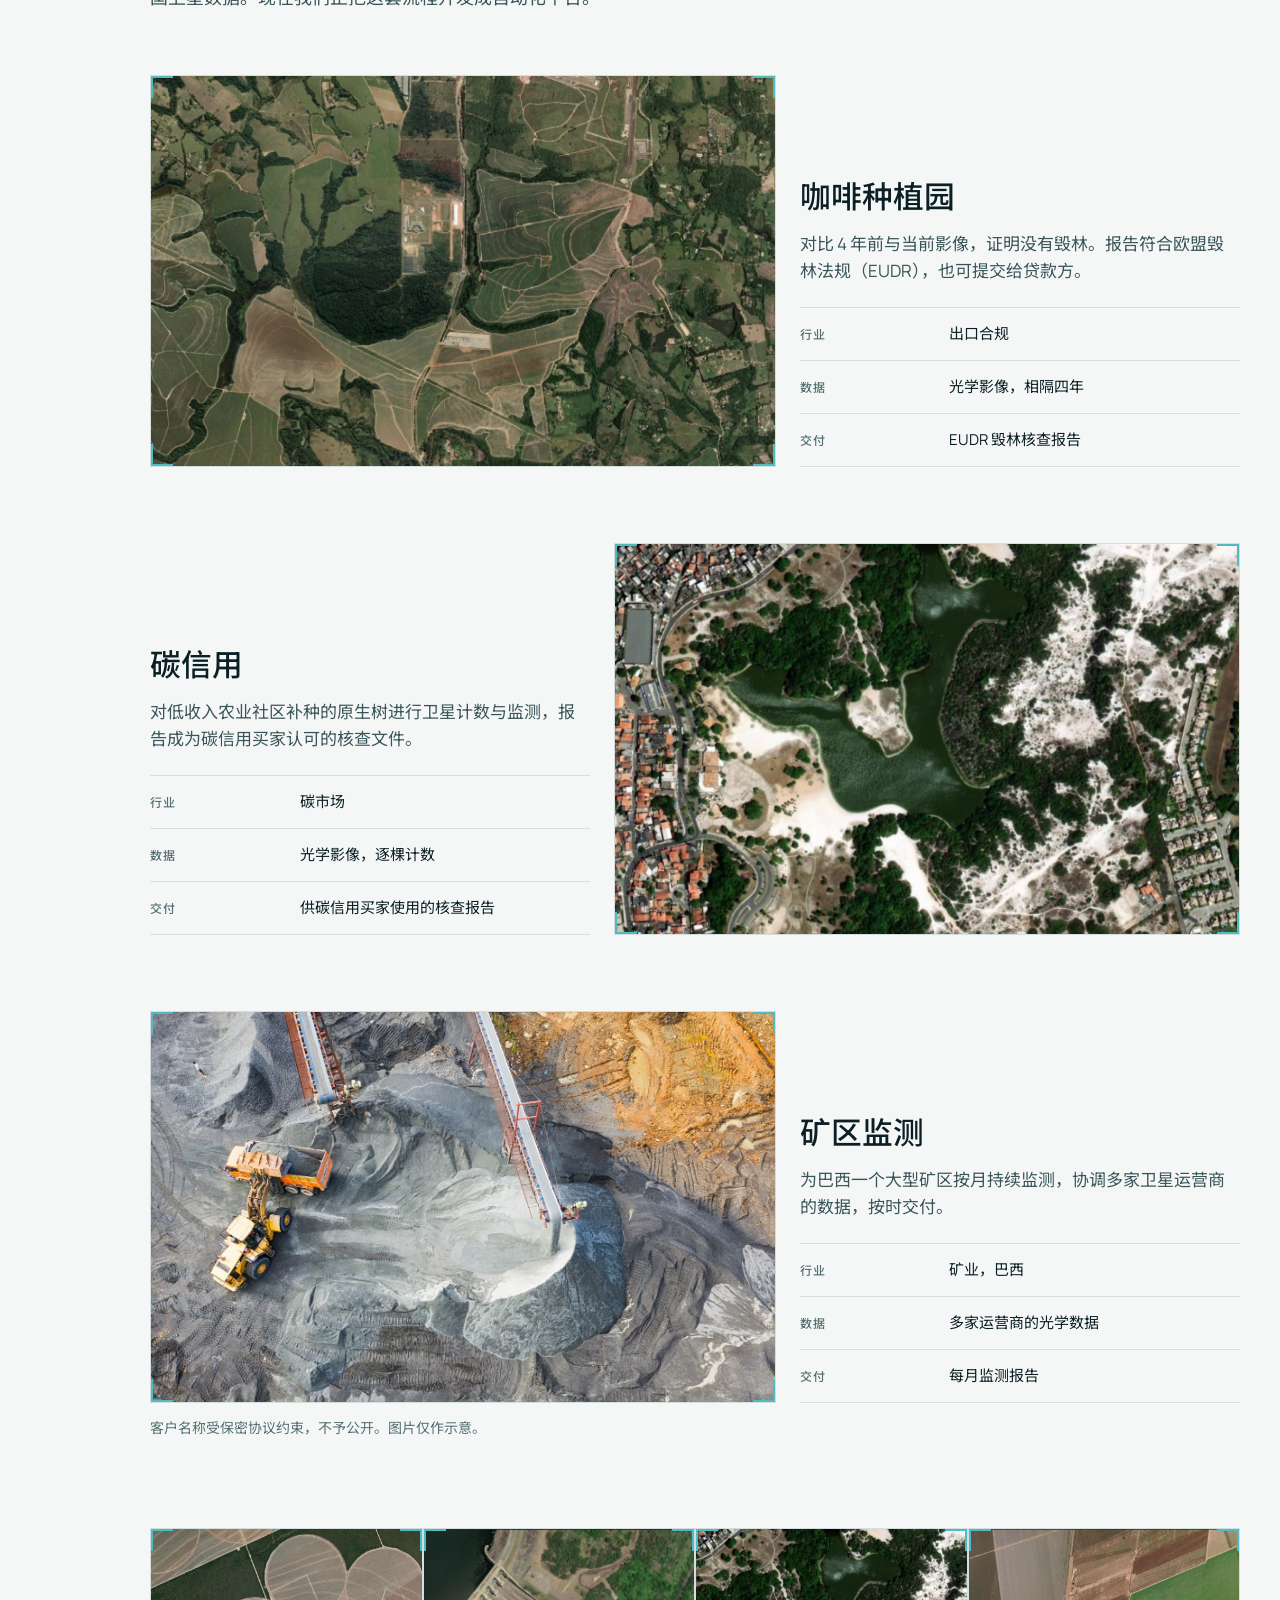
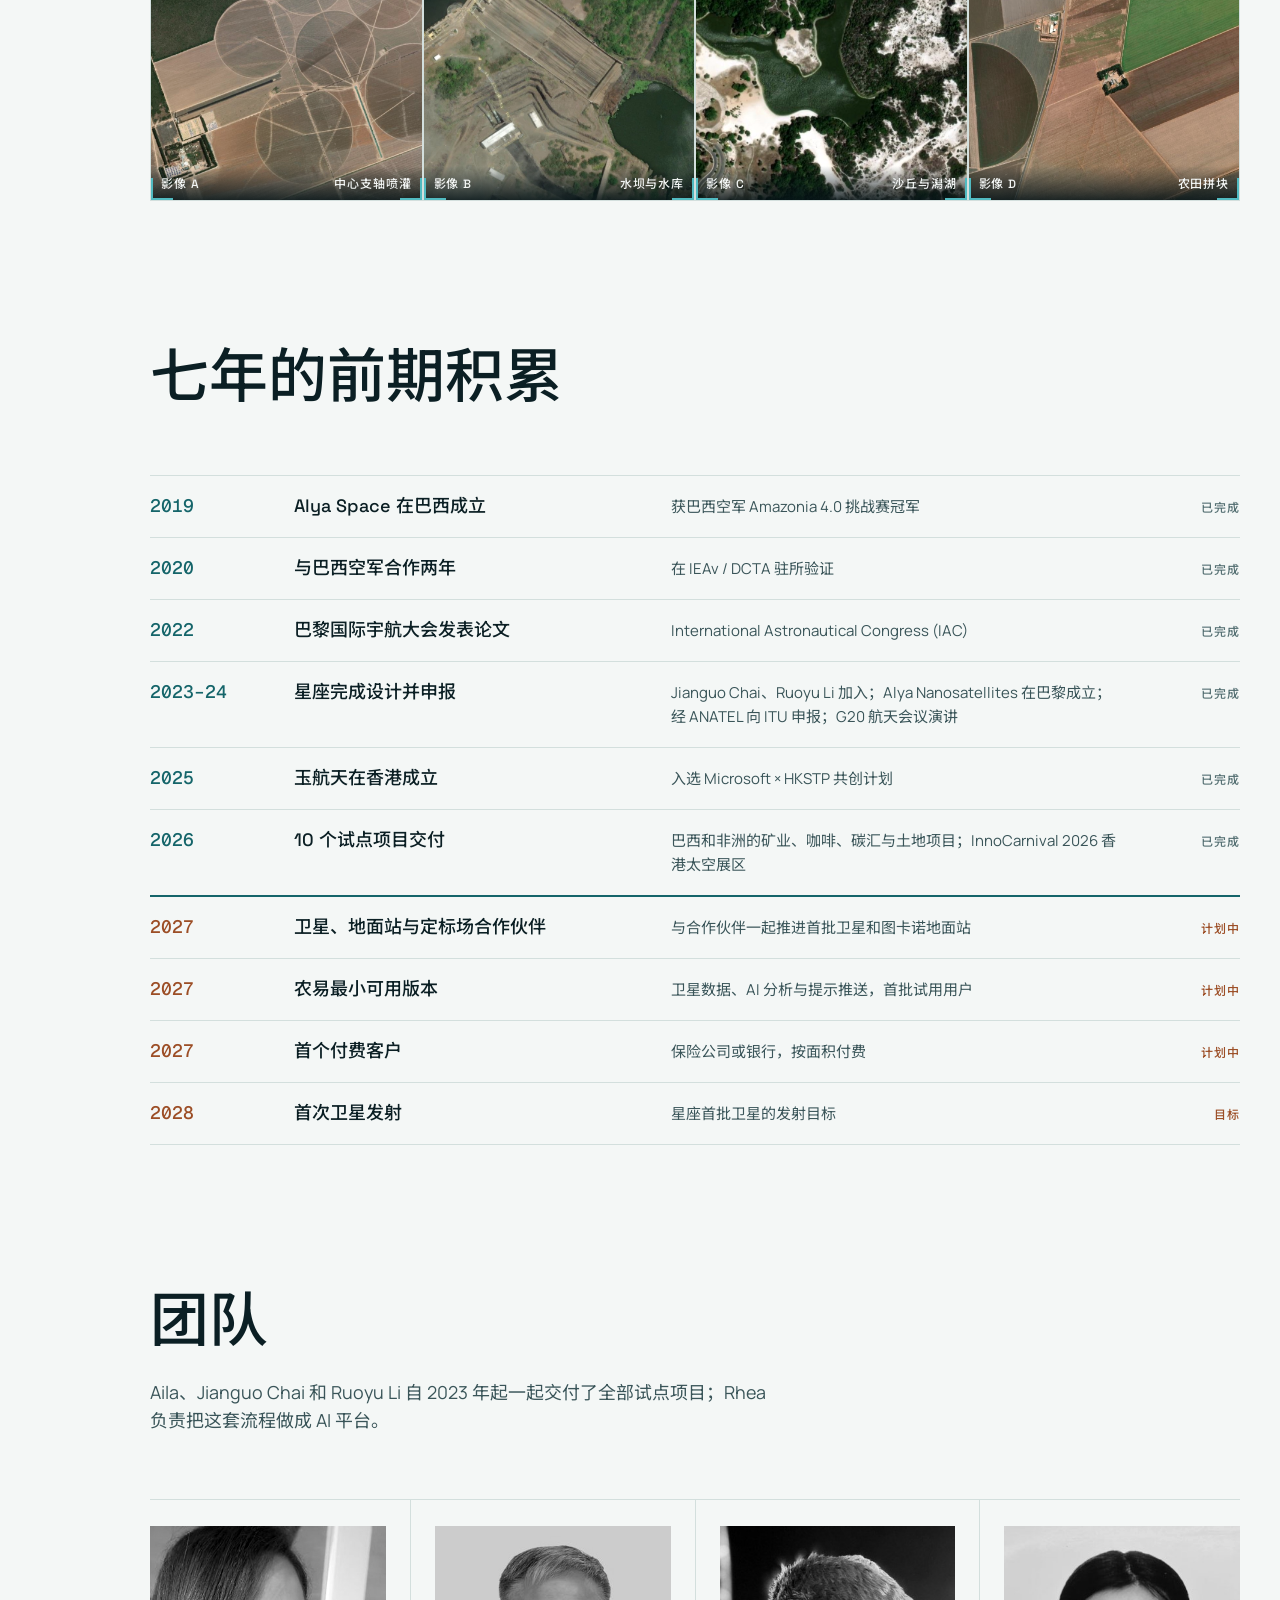
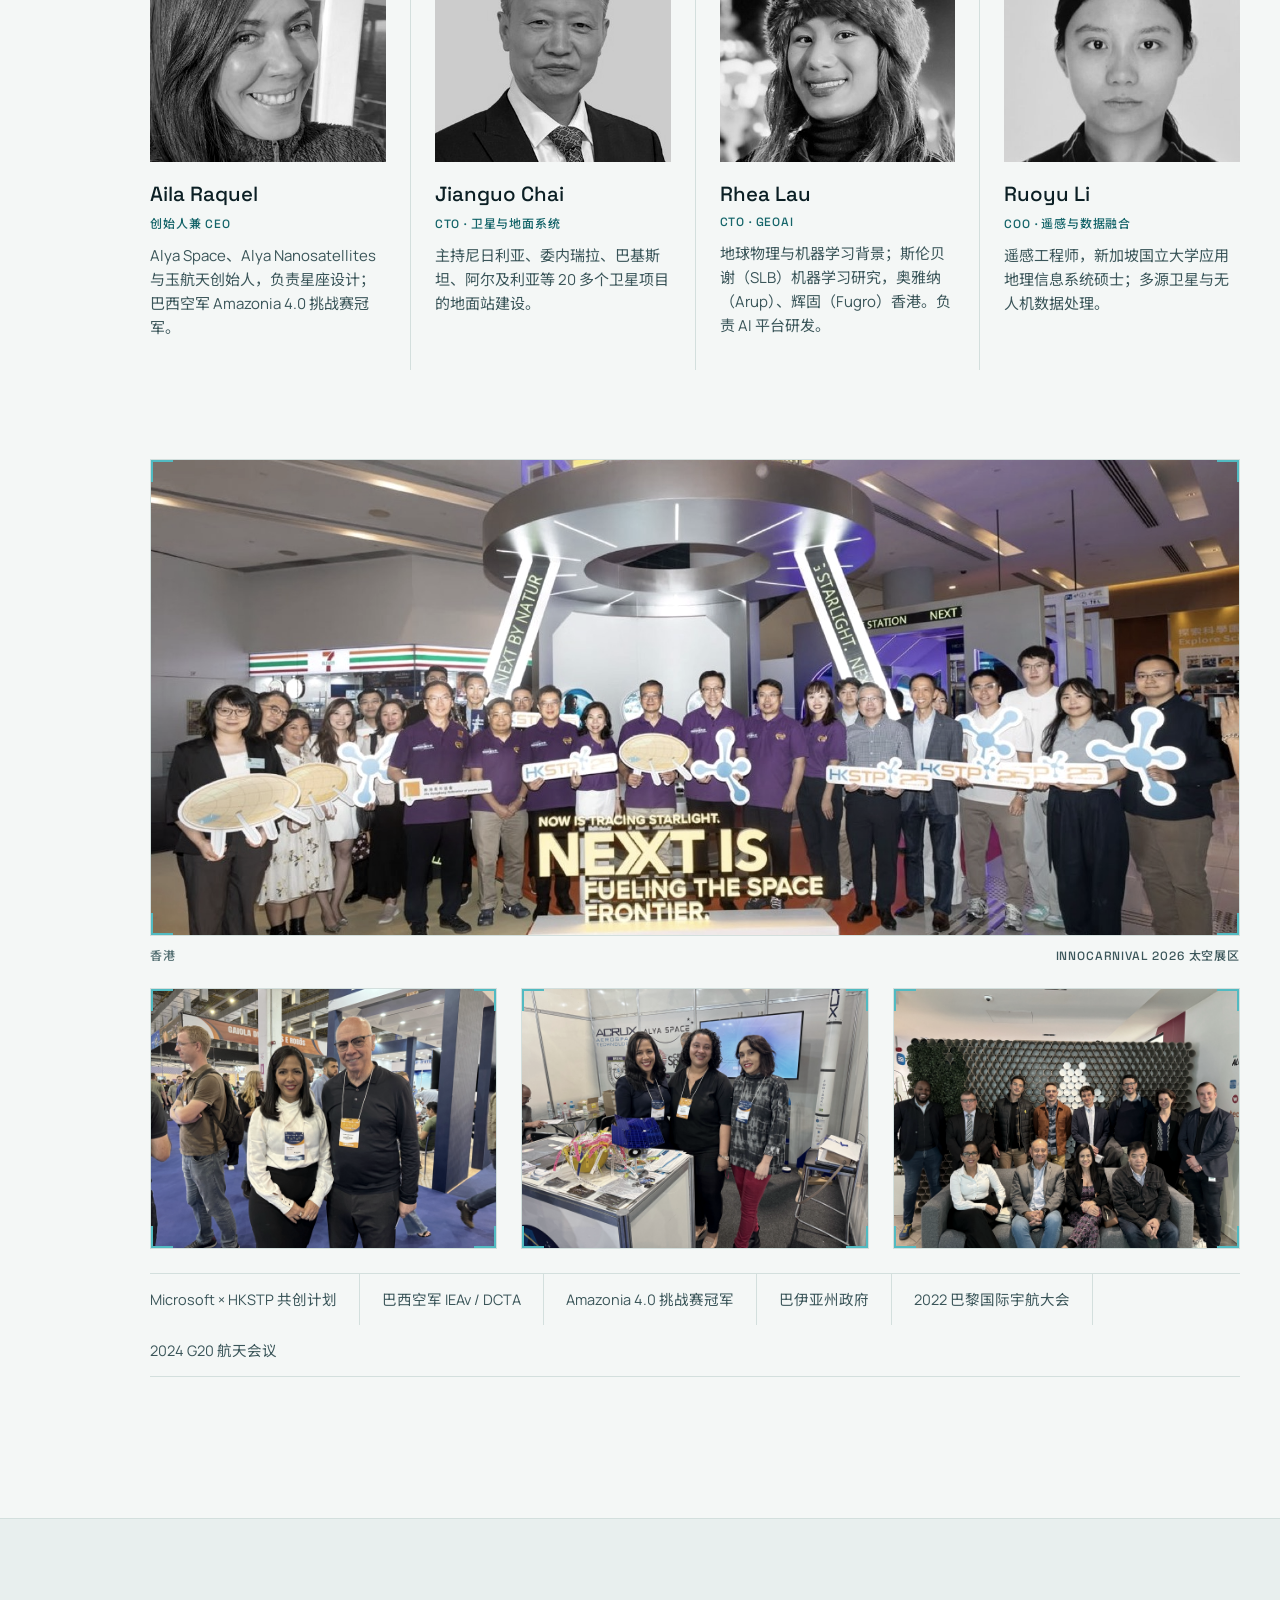
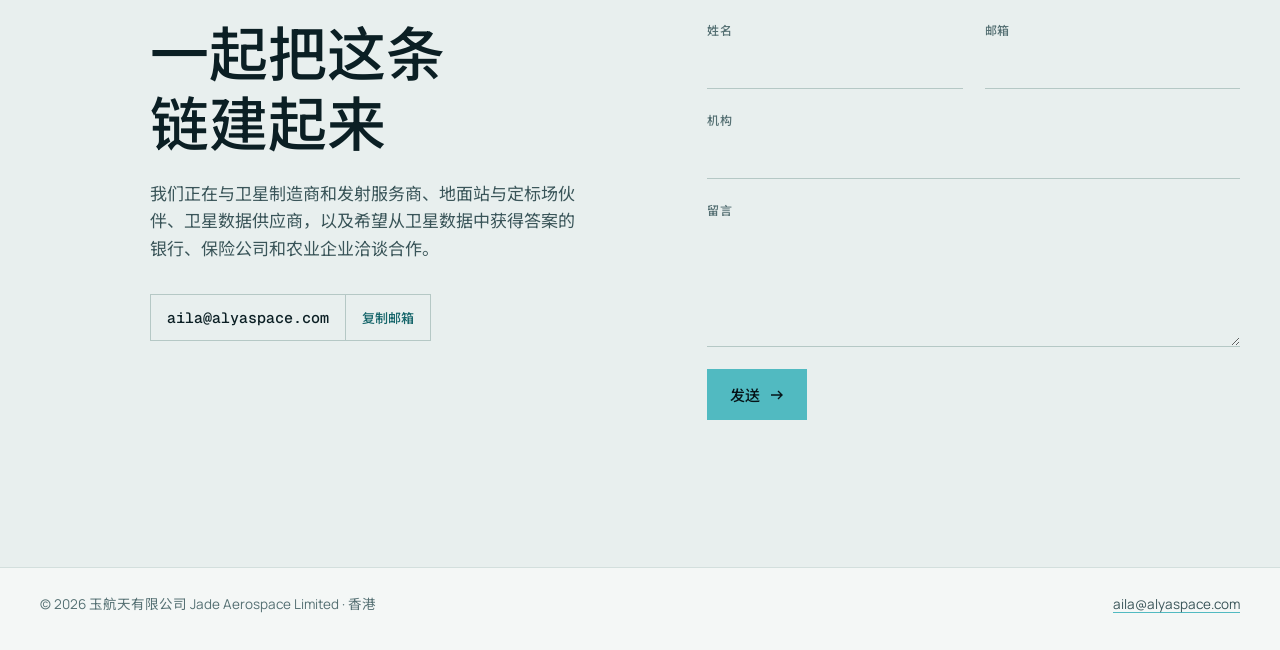
<file: zh/index.html>
<!doctype html>
<html lang="zh-Hans">
<head>
<meta charset="utf-8">
<meta name="viewport" content="width=device-width,initial-scale=1">
<title>玉航天 Jade Aerospace | 卫星星座、地面站与 AI 遥感分析</title>
<meta name="description" content="玉航天是一家香港公司，建设完整的对地观测链条：216 颗卫星星座、巴西已获许可的地面站、定标场，以及 AI 遥感分析。">
<meta name="theme-color" content="#061418" media="(prefers-color-scheme: dark)">
<meta name="theme-color" content="#F4F7F6" media="(prefers-color-scheme: light)">
<script>try{var t=localStorage.getItem("theme");if(t==="light"||t==="dark")document.documentElement.dataset.theme=t}catch(e){}</script>
<meta property="og:type" content="website">
<meta property="og:site_name" content="Jade Aerospace 玉航天">
<meta property="og:url" content="https://jadeaerospace.com/zh/">
<meta property="og:title" content="玉航天 Jade Aerospace · 从轨道到田间。">
<meta property="og:description" content="216 颗卫星星座、巴西已获许可的地面站与 AI 遥感分析，立足香港。">
<meta property="og:image" content="https://jadeaerospace.com/assets/og-zh.jpg?v=2">
<meta property="og:image:width" content="1200">
<meta property="og:image:height" content="630">
<meta property="og:image:alt" content="玉航天 Jade Aerospace · 从轨道到田间。">
<meta name="twitter:card" content="summary_large_image">
<meta name="twitter:title" content="玉航天 Jade Aerospace · 从轨道到田间。">
<meta name="twitter:description" content="216 颗卫星星座、巴西已获许可的地面站与 AI 遥感分析，立足香港。">
<meta name="twitter:image" content="https://jadeaerospace.com/assets/og-zh.jpg?v=2">
<link rel="alternate" hreflang="en" href="https://jadeaerospace.com/">
<link rel="alternate" hreflang="zh-Hans" href="https://jadeaerospace.com/zh/">
<link rel="icon" href="../assets/logo-jade.png">
<link rel="preconnect" href="https://fonts.googleapis.com">
<link rel="preconnect" href="https://fonts.gstatic.com" crossorigin>
<link href="https://fonts.googleapis.com/css2?family=Geist+Mono:wght@400;500&family=Manrope:wght@400;500;600&family=Noto+Sans+SC:wght@400;500&family=Space+Grotesk:wght@400;500&display=swap" rel="stylesheet">
<link rel="stylesheet" href="../assets/style.css">
<script src="../assets/site.js" defer></script>
</head>
<body>
<a class="skip" href="#orbit">跳到正文</a>

<!-- ============ TOP BAR ============ -->
<header class="top">
  <div class="wrap">
    <a class="logo" href="./"><img class="on-dark" src="../assets/logo-white.png" alt="Jade Aerospace"><img class="on-light" src="../assets/logo-jade.png" alt="Jade Aerospace"></a>
    <nav>
      <a href="#orbit">卫星星座</a><a href="#ground">地面站</a><a href="#field">农易</a><a href="#proof">项目</a><a href="#team">团队</a>
      <button type="button" class="theme" data-theme-toggle aria-label="切换浅色 / 深色" title="切换浅色 / 深色"><svg class="moon" viewBox="0 0 16 16" aria-hidden="true"><path d="M13.5 10.2A6 6 0 0 1 5.8 2.5a6 6 0 1 0 7.7 7.7Z" fill="none" stroke="currentColor" stroke-width="1.3"/></svg><svg class="sun" viewBox="0 0 16 16" aria-hidden="true"><circle cx="8" cy="8" r="3" fill="none" stroke="currentColor" stroke-width="1.3"/><path d="M8 1v2M8 13v2M1 8h2M13 8h2M3 3l1.4 1.4M11.6 11.6 13 13M3 13l1.4-1.4M11.6 4.4 13 3" stroke="currentColor" stroke-width="1.3"/></svg></button>
      <a class="lang" href="../" hreflang="en">EN</a>
      <a class="cta-top" href="#contact">联系我们</a>
    </nav>
  </div>
</header>

<!-- Stage rail: one link per section below. Keep ids in step. -->
<nav class="rail" aria-label="页面导航"><ol><li><a href="#orbit">轨道</a></li><li><a href="#ground">地面站</a></li><li><a href="#calibration">定标场</a></li><li><a href="#field">田间</a></li><li><a href="#proof">项目</a></li><li><a href="#timeline">历程</a></li><li><a href="#team">团队</a></li><li><a href="#contact">联系</a></li></ol></nav>

<main class="main">

<!-- ============ HERO ============ -->
<section class="hero">
  <div class="frame">
    <div class="bg"><img src="../assets/hero-fields.jpg" alt="" fetchpriority="high"></div>
    <div class="scene-id"><span>玉航天 · 对地观测</span><span>光学影像 · 灌溉农田</span></div>
    <div class="copy">
      <h1>从轨道<br>到田间。</h1>
      <p class="lede">玉航天正在建设完整的对地观测链条：216 颗卫星星座、巴西已获许可的地面站、定标场，以及把影像变成结论的 AI，服务农业、林业和矿业。</p>
      <div class="actions">
        <a class="btn" href="#contact">联系我们 <svg viewBox="0 0 14 14" aria-hidden="true"><path d="M1 7h11M8 3l4 4-4 4" fill="none" stroke="currentColor" stroke-width="1.4"/></svg></a>
        <a class="btn ghost" href="#orbit">了解整条链 <svg viewBox="0 0 14 14" aria-hidden="true"><path d="M7 1v11M3 8l4 4 4-4" fill="none" stroke="currentColor" stroke-width="1.4"/></svg></a>
      </div>
    </div>
    <div class="collar"><div class=""><b>216</b><span>颗卫星，星座设计</span></div><div class=""><b>24</b><span>个轨道面</span></div><div class=""><b>6</b><span>个巴西已获许可的地面站站址</span></div><div class="plan"><b>2028</b><span>首次发射目标</span></div></div>
  </div>
</section>

<!-- ============ ORBIT: constellation ============ -->
<section class="sec orbit" id="orbit">
  <div class="wrap">
    <div class="sec-head"><h2>光学与雷达卫星组成的星座</h2><p>光学卫星看清地块细节和作物长势；雷达卫星昼夜成像、穿透云层，雨季也不再是盲区。设计和申报已经完成，下一步是研制。</p></div>
    <div class="grid12">
      <figure class="media" style="margin:0">
        <div class="frame"><img src="../assets/constellation.jpg" alt="" loading="lazy"></div>
        <figcaption class="cap"><span>示意图</span><b>星座概念</b></figcaption>
      </figure>
      <div class="side"><table class="spec"><tbody><tr><th scope="row">星座</th><td><span class="num">216</span> 颗卫星，<span class="num">24</span> 个轨道面</td></tr><tr><th scope="row">每个轨道面</th><td><span class="num">7</span> 颗光学 + <span class="num">2</span> 颗 SAR 雷达卫星</td></tr><tr><th scope="row">光学</th><td><span class="num">0.5 米</span>全色 + 近红外</td></tr><tr><th scope="row">雷达</th><td>穿透云层，昼夜成像</td></tr><tr><th scope="row">部署</th><td>分两期：Alya-1 与 Alya-2，各 <span class="num">108</span> 颗</td></tr><tr><th scope="row">ITU 申报</th><td>网络代号 ALYASPC，经巴西 ANATEL 提交<span class="tag">已提交</span></td></tr><tr><th scope="row">频率许可</th><td>ANATEL<span class="tag">已获批</span></td></tr><tr><th scope="row">首次发射</th><td><span class="num">2028</span> 年<span class="tag plan">目标</span></td></tr></tbody></table></div>
    </div>
  </div>
</section>

<!-- ============ GROUND: stations ============ -->
<section class="sec" id="ground">
  <div class="wrap"><div class="scalebar" aria-hidden="true"><i></i><i></i><i></i><i></i></div></div>
  <figure class="bleed" style="margin-top:0;margin-bottom:0">
    <div class="frame"><img src="../assets/gs-tucano.jpg" alt="图卡诺地面站，巴伊亚州" loading="lazy"></div>
    <div class="over"><h2>南美的数据落脚点</h2><p>巴西 6 个已获许可的地面站站址。首站位于巴伊亚州图卡诺，已完成总体规划和建筑方案；巴伊亚州政府支持在州科技园设立控制中心。</p></div>
  </figure>
  <div class="wrap">
    <p class="cap"><span>设计效果图</span><b>图卡诺地面站，巴伊亚州</b></p>
    <div class="bands"><div><b>S 频段</b><span>测控（TT&amp;C）</span></div><div><b>X 频段</b><span>影像与载荷数据下传</span></div><div><b>6 个站址</b><span>巴西境内已获许可</span></div><div><b>图卡诺</b><span>总体规划与建筑方案已完成</span></div></div>
    <div class="strip"><figure><div class="frame"><img src="../assets/gs-front.jpg" alt="站房" loading="lazy"></div><figcaption class="cap"><span>设计效果图</span><b>站房</b></figcaption></figure><figure><div class="frame"><img src="../assets/gs-control.jpg" alt="控制室" loading="lazy"></div><figcaption class="cap"><span>设计效果图</span><b>控制室</b></figcaption></figure><figure><div class="frame"><img src="../assets/orbit-salvador.jpg" alt="沿海城市" loading="lazy"></div><figcaption class="cap"><span>卫星视角</span><b>沿海城市</b></figcaption></figure></div>
  </div>
</section>

<!-- ============ CALIBRATION ============ -->
<section class="sec" id="calibration">
  <div class="wrap">
    <div class="scalebar" aria-hidden="true"><i></i><i></i><i></i><i></i></div>
    <div class="calib">
      <h2>晴空下的定标场</h2>
      <div class="body"><p>定标场位于巴西东北部半干旱区的图卡诺站址，全年云量少，可安排的过境观测次数多。</p><p>光学传感器用地面反射靶标定标，SAR 雷达用角反射器定标。定标场服务我们自己的卫星，也可以为其他运营商提供定标服务。</p></div>
      <figure class="calib-plate frame"><svg viewBox="0 0 1200 420" role="img" aria-label="示意图 · 非按比例">
<defs><pattern id="g" width="40" height="40" patternUnits="userSpaceOnUse"><path d="M40 0H0V40" fill="none" stroke="#1E3A40" stroke-width="1"/></pattern></defs>
<rect width="1200" height="420" fill="url(#g)"/>
<path d="M60 196 L1140 36" stroke="#51BAC1" stroke-width="1.5" stroke-dasharray="6 8" fill="none"/>
<text class="lbl" x="980" y="96" fill="#51BAC1" font-family="Space Grotesk, Noto Sans SC, sans-serif" font-size="15" letter-spacing="1">卫星过境</text>
<g transform="translate(160 220)">
<rect x="0" y="0" width="70" height="70" fill="#F2F5F4"/><rect x="80" y="0" width="70" height="70" fill="#B9CBC9"/><rect x="160" y="0" width="70" height="70" fill="#7F9A98"/><rect x="240" y="0" width="70" height="70" fill="#2C5158"/>
<path d="M0 100 H310" stroke="#51BAC1" stroke-width="1"/><path d="M0 95 v10 M310 95 v10" stroke="#51BAC1" stroke-width="1"/>
<text class="lbl" x="0" y="132" fill="#B9CBC9" font-family="Space Grotesk, Noto Sans SC, sans-serif" font-size="16">光学反射靶标</text></g>
<g transform="translate(700 230)" fill="none" stroke="#F2F5F4" stroke-width="1.5">
<path d="M0 60 L30 0 L60 60 Z"/><path d="M110 60 L140 0 L170 60 Z"/><path d="M220 60 L250 0 L280 60 Z"/>
<path d="M30 0 V60 M140 0 V60 M250 0 V60" stroke="#51BAC1" stroke-width="1"/>
<path d="M0 90 H280" stroke="#51BAC1" stroke-width="1"/><path d="M0 85 v10 M280 85 v10" stroke="#51BAC1" stroke-width="1"/>
<text class="lbl" x="0" y="122" fill="#B9CBC9" stroke="none" font-family="Space Grotesk, Noto Sans SC, sans-serif" font-size="16">SAR 角反射器</text></g>
<text class="lbl" x="28" y="44" fill="#7F9A98" font-family="Space Grotesk, Noto Sans SC, sans-serif" font-size="13" letter-spacing="1.5">示意图 · 非按比例</text>
</svg><figcaption class="calib-legend"><span><i class="sw t"></i>光学反射靶标</span><span><i class="sw r"></i>SAR 角反射器</span><span><i class="sw p"></i>卫星过境</span><span>示意图 · 非按比例</span></figcaption></figure>
    </div>
  </div>
</section>

<!-- ============ FIELD: AgriEasy ============ -->
<section class="sec field" id="field">
  <div class="wrap"><div class="scalebar" aria-hidden="true"><i></i><i></i><i></i><i></i></div></div>
  <div class="wrap grid12">
    <div class="globe"><img src="../assets/agrieasy-globe.jpg" alt="AgriEasy 农易：从太空到你的农场，卫星数据经 AI 分析，提示土壤、水、气候、生产与信贷。" loading="lazy"></div>
    <div class="side">
      <h2>从影像到结论</h2>
      <p style="color:var(--ink-2);margin-top:22px">AgriEasy 农易在香港研发：把卫星影像和气象数据交给 AI 分析，再给中小农户推送作物提示。农户免费使用，银行、保险公司和出口商按面积付费。</p>
      <div class="channels"><span><b>微信</b> · 中国</span><span><b>WhatsApp</b> · 巴西</span><span><b>短信</b> · 通用</span></div>
      <ul class="index"><li><b>农业</b><span>出苗率、种植边界、长势（NDVI）、土壤湿度、产量与成熟期</span></li><li><b>林业与碳汇</b><span>树木计数、森林覆盖与健康、EUDR 毁林核查、碳汇监测</span></li><li><b>矿业与地质</b><span>矿区持续监测、地面沉降、地质灾害前后对比</span></li><li><b>灾害</b><span>山火识别与火源分析、保险灾后损失核查</span></li><li><b>海洋</b><span>船只检测、海岸线变化、养殖浮筏、赤潮绿潮</span></li><li><b>城市与资产</b><span>施工进度、原油储量估算、机场动态、城市三维重建</span></li></ul>
    </div>
  </div>
</section>

<!-- ============ PROOF: pilots ============ -->
<section class="sec" id="proof">
  <div class="wrap">
    <div class="sec-head"><h2>10 个试点项目已交付</h2><p>每个试点都走完了完整流程：采集数据、分析、编写报告、交付，全部使用中国卫星数据。现在我们正把这套流程开发成自动化平台。</p></div>
    <div class="pilots"><article class="pilot"><div class="frame"><img src="../assets/farmland.jpg" alt="" loading="lazy"></div><div class="txt"><h3>咖啡种植园</h3><p>对比 4 年前与当前影像，证明没有毁林。报告符合欧盟毁林法规（EUDR），也可提交给贷款方。</p><table class="spec"><tbody><tr><th scope="row">行业</th><td>出口合规</td></tr><tr><th scope="row">数据</th><td>光学影像，相隔四年</td></tr><tr><th scope="row">交付</th><td>EUDR 毁林核查报告</td></tr></tbody></table></div></article><article class="pilot"><div class="frame"><img src="../assets/orbit-dunes.jpg" alt="" loading="lazy"></div><div class="txt"><h3>碳信用</h3><p>对低收入农业社区补种的原生树进行卫星计数与监测，报告成为碳信用买家认可的核查文件。</p><table class="spec"><tbody><tr><th scope="row">行业</th><td>碳市场</td></tr><tr><th scope="row">数据</th><td>光学影像，逐棵计数</td></tr><tr><th scope="row">交付</th><td>供碳信用买家使用的核查报告</td></tr></tbody></table></div></article><article class="pilot"><div class="frame"><img src="../assets/mine.jpg" alt="" loading="lazy"></div><div class="txt"><h3>矿区监测</h3><p>为巴西一个大型矿区按月持续监测，协调多家卫星运营商的数据，按时交付。</p><table class="spec"><tbody><tr><th scope="row">行业</th><td>矿业，巴西</td></tr><tr><th scope="row">数据</th><td>多家运营商的光学数据</td></tr><tr><th scope="row">交付</th><td>每月监测报告</td></tr></tbody></table></div></article></div>
    <p class="note">客户名称受保密协议约束，不予公开。图片仅作示意。</p>
    <div class="contact-sheet"><figure class="frame"><img src="../assets/orbit-pivots.jpg" alt="中心支轴喷灌" loading="lazy"><figcaption><span>影像 A</span><span>中心支轴喷灌</span></figcaption></figure><figure class="frame"><img src="../assets/orbit-dam.jpg" alt="水坝与水库" loading="lazy"><figcaption><span>影像 B</span><span>水坝与水库</span></figcaption></figure><figure class="frame"><img src="../assets/orbit-dunes.jpg" alt="沙丘与潟湖" loading="lazy"><figcaption><span>影像 C</span><span>沙丘与潟湖</span></figcaption></figure><figure class="frame"><img src="../assets/orbit-fields.jpg" alt="农田拼块" loading="lazy"><figcaption><span>影像 D</span><span>农田拼块</span></figcaption></figure></div>
  </div>
</section>

<!-- ============ TIMELINE ============ -->
<section class="sec" id="timeline">
  <div class="wrap">
    <div class="sec-head"><h2>七年的前期积累</h2></div>
    <ol class="ledger"><li class=""><span class="yr">2019</span><b>Alya Space 在巴西成立</b><span>获巴西空军 Amazonia 4.0 挑战赛冠军</span><span class="st">已完成</span></li><li class=""><span class="yr">2020</span><b>与巴西空军合作两年</b><span>在 IEAv / DCTA 驻所验证</span><span class="st">已完成</span></li><li class=""><span class="yr">2022</span><b>巴黎国际宇航大会发表论文</b><span>International Astronautical Congress (IAC)</span><span class="st">已完成</span></li><li class=""><span class="yr">2023–24</span><b>星座完成设计并申报</b><span>Jianguo Chai、Ruoyu Li 加入；Alya Nanosatellites 在巴黎成立；经 ANATEL 向 ITU 申报；G20 航天会议演讲</span><span class="st">已完成</span></li><li class=""><span class="yr">2025</span><b>玉航天在香港成立</b><span>入选 Microsoft × HKSTP 共创计划</span><span class="st">已完成</span></li><li class="now"><span class="yr">2026</span><b>10 个试点项目交付</b><span>巴西和非洲的矿业、咖啡、碳汇与土地项目；InnoCarnival 2026 香港太空展区</span><span class="st">已完成</span></li><li class="plan"><span class="yr">2027</span><b>卫星、地面站与定标场合作伙伴</b><span>与合作伙伴一起推进首批卫星和图卡诺地面站</span><span class="st">计划中</span></li><li class="plan"><span class="yr">2027</span><b>农易最小可用版本</b><span>卫星数据、AI 分析与提示推送，首批试用用户</span><span class="st">计划中</span></li><li class="plan"><span class="yr">2027</span><b>首个付费客户</b><span>保险公司或银行，按面积付费</span><span class="st">计划中</span></li><li class="plan"><span class="yr">2028</span><b>首次卫星发射</b><span>星座首批卫星的发射目标</span><span class="st">目标</span></li></ol>
  </div>
</section>

<!-- ============ TEAM ============ -->
<section class="sec" id="team">
  <div class="wrap">
    <div class="sec-head"><h2>团队</h2><p>Aila、Jianguo Chai 和 Ruoyu Li 自 2023 年起一起交付了全部试点项目；Rhea 负责把这套流程做成 AI 平台。</p></div>
    <div class="team"><article class="person"><img src="../assets/team-aila.jpg" alt="Aila Raquel" loading="lazy"><h3>Aila Raquel</h3><p class="role">创始人兼 CEO</p><p>Alya Space、Alya Nanosatellites 与玉航天创始人，负责星座设计；巴西空军 Amazonia 4.0 挑战赛冠军。</p></article><article class="person"><img src="../assets/team-chai.jpg" alt="Jianguo Chai" loading="lazy"><h3>Jianguo Chai</h3><p class="role">CTO · 卫星与地面系统</p><p>主持尼日利亚、委内瑞拉、巴基斯坦、阿尔及利亚等 20 多个卫星项目的地面站建设。</p></article><article class="person"><img src="../assets/team-rhea.jpg" alt="Rhea Lau" loading="lazy"><h3>Rhea Lau</h3><p class="role">CTO · GeoAI</p><p>地球物理与机器学习背景；斯伦贝谢（SLB）机器学习研究，奥雅纳（Arup）、辉固（Fugro）香港。负责 AI 平台研发。</p></article><article class="person"><img src="../assets/team-li.jpg" alt="Ruoyu Li" loading="lazy"><h3>Ruoyu Li</h3><p class="role">COO · 遥感与数据融合</p><p>遥感工程师，新加坡国立大学应用地理信息系统硕士；多源卫星与无人机数据处理。</p></article></div>
    <figure class="wide-photo" style="margin:0">
      <div class="frame"><img src="../assets/event-hk.jpg" alt="玉航天在 InnoCarnival 2026 香港太空展区" loading="lazy"></div>
      <figcaption class="cap"><span>香港</span><b>InnoCarnival 2026 太空展区</b></figcaption>
    </figure>
    <div class="crew"><figure><div class="frame"><img src="../assets/event-1.jpg" alt="团队参加航天行业活动" loading="lazy"></div></figure><figure><div class="frame"><img src="../assets/event-2.jpg" alt="团队在 Alya Space 展位" loading="lazy"></div></figure><figure><div class="frame"><img src="../assets/event-3.jpg" alt="与合作伙伴合影" loading="lazy"></div></figure></div>
    <div class="marks"><span>Microsoft × HKSTP 共创计划</span><span>巴西空军 IEAv / DCTA</span><span>Amazonia 4.0 挑战赛冠军</span><span>巴伊亚州政府</span><span>2022 巴黎国际宇航大会</span><span>2024 G20 航天会议</span></div>
  </div>
</section>

<!-- ============ CONTACT ============ -->
<section class="contact" id="contact">
  <div class="wrap grid12">
    <div class="left">
      <h2>一起把这条链建起来</h2>
      <p>我们正在与卫星制造商和发射服务商、地面站与定标场伙伴、卫星数据供应商，以及希望从卫星数据中获得答案的银行、保险公司和农业企业洽谈合作。</p>
      <div class="mailrow"><code>aila@alyaspace.com</code><button type="button" data-copy>复制邮箱</button></div>
    </div>
    <form id="contact-form" class="cform">
      <div class="row">
        <label>姓名<input name="name" required autocomplete="name"></label>
        <label>邮箱<input name="email" type="email" required autocomplete="email"></label>
      </div>
      <label>机构<input name="org" autocomplete="organization"></label>
      <label>留言<textarea name="message" required></textarea></label>
      <input class="hp" name="_honey" tabindex="-1" autocomplete="off" aria-hidden="true">
      <button type="submit" class="btn">发送 <svg viewBox="0 0 14 14" aria-hidden="true"><path d="M1 7h11M8 3l4 4-4 4" fill="none" stroke="currentColor" stroke-width="1.4"/></svg></button>
      <p class="form-msg" role="status"></p>
    </form>
  </div>
</section>

</main>

<footer>
  <div class="wrap">
    <span>© 2026 玉航天有限公司 Jade Aerospace Limited · 香港</span>
    <a href="mailto:aila@alyaspace.com">aila@alyaspace.com</a>
  </div>
</footer>

<script src="../assets/contact.js" defer></script>
</body>
</html>
</file>
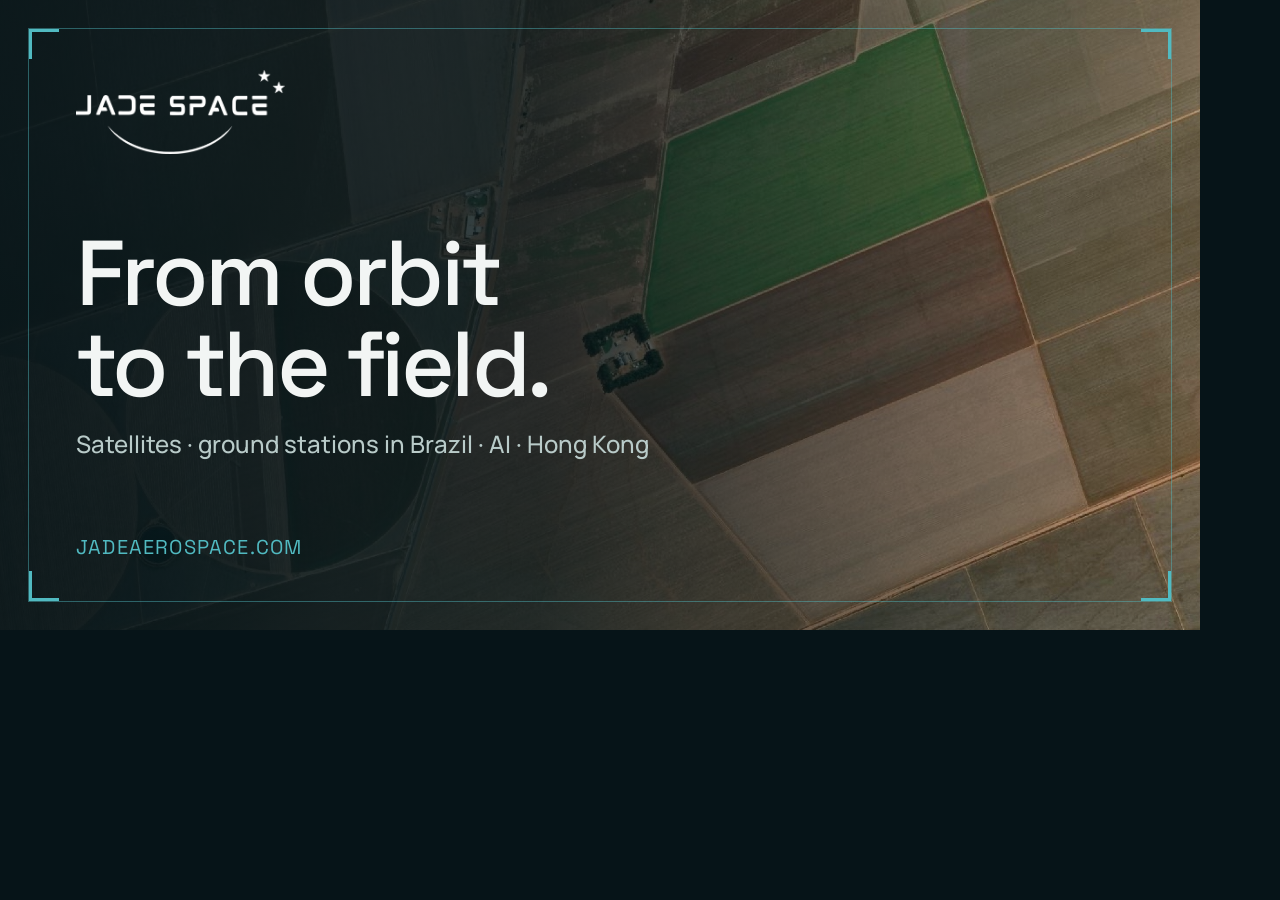
<file: tools/og.html>
<!doctype html><html><head><meta charset="utf-8">
<link href="https://fonts.googleapis.com/css2?family=Manrope:wght@500&family=Noto+Sans+SC:wght@500&family=Space+Grotesk:wght@500&display=swap" rel="stylesheet">
<style>
html,body{margin:0;width:1200px;height:630px;background:#061418;overflow:hidden}
.s{position:relative;width:1200px;height:630px;font-family:"Space Grotesk","Noto Sans SC",sans-serif;color:#F2F5F4}
.s img.bg{position:absolute;inset:0;width:100%;height:100%;object-fit:cover}
.s::after{content:"";position:absolute;inset:0;background:linear-gradient(90deg,rgba(6,20,24,.94) 0%,rgba(6,20,24,.8) 45%,rgba(6,20,24,.15) 100%)}
.f{position:absolute;inset:28px;border:1px solid rgba(81,186,193,.45);z-index:2;
 background:linear-gradient(#51BAC1,#51BAC1) top left/30px 3px,linear-gradient(#51BAC1,#51BAC1) top left/3px 30px,linear-gradient(#51BAC1,#51BAC1) top right/30px 3px,linear-gradient(#51BAC1,#51BAC1) top right/3px 30px,linear-gradient(#51BAC1,#51BAC1) bottom left/30px 3px,linear-gradient(#51BAC1,#51BAC1) bottom left/3px 30px,linear-gradient(#51BAC1,#51BAC1) bottom right/30px 3px,linear-gradient(#51BAC1,#51BAC1) bottom right/3px 30px;background-repeat:no-repeat}
.c{position:absolute;z-index:3;left:76px;top:70px;bottom:70px;display:flex;flex-direction:column;justify-content:space-between}
.logo{height:84px;width:auto;align-self:flex-start;object-fit:contain}
h1{font-size:92px;line-height:.98;letter-spacing:-.04em;font-weight:500;margin:0}
:lang(zh) h1{letter-spacing:0;line-height:1.1}
p{font:500 24px Manrope,"Noto Sans SC",sans-serif;color:#B9CBC9;margin:18px 0 0}
.u{font-size:20px;letter-spacing:.06em;color:#51BAC1}
</style></head><body><div class="s">
<img class="bg" src="../assets/hero-fields.jpg"><div class="f"></div>
<div class="c"><img class="logo" src="../assets/logo-white.png">
<div><h1 id="h"></h1><p id="p"></p></div><div class="u">JADEAEROSPACE.COM</div></div></div>
<script>
var zh=location.search==='?zh';document.documentElement.lang=zh?'zh':'en';
document.getElementById('h').innerHTML=zh?'从轨道<br>到田间。':'From orbit<br>to the field.';
document.getElementById('p').textContent=zh?'卫星星座 · 巴西地面站 · AI 遥感分析 · 香港':'Satellites · ground stations in Brazil · AI · Hong Kong';
</script></body></html>
</file>
<file: assets/style.css>
/* Jade Aerospace — "scene product" system.
   The site is laid out like a delivered satellite scene: imagery owns the
   surface, facts sit in hairline metadata collars, corners are square.
   Ink: near-black ground, white type, jade rules/active, peach = planned only.
   Fonts: Space Grotesk (display), Manrope (body), Geist Mono (measured values). */

:root{
  --ground:#061418;      /* viewer ground */
  --ground-2:#0A1E23;    /* raised panel */
  --ground-3:#10292F;
  --ink:#F2F5F4;         /* primary type */
  --ink-2:#B9CBC9;       /* secondary type (jade-tinted, 9:1 on ground) */
  --ink-3:#7F9A98;       /* tertiary, labels (≥4.5:1 on ground) */
  --rule:#1E3A40;        /* hairlines */
  --rule-2:#2C5158;
  --jade:#51BAC1;
  --deep:#1B7A80;
  --peach:#F6CDB4;
  --accent:#51BAC1;     /* jade as text/marks: safe on this ground */
  --plan:#F6CDB4;       /* planned / target states */
  --on-accent:#061418;  /* text on jade fills */
  --sand:#F7F1E8;
  --disp:"Space Grotesk","Noto Sans SC",system-ui,sans-serif;
  --body:Manrope,"Noto Sans SC",system-ui,sans-serif;
  --mono:"Geist Mono",ui-monospace,Menlo,monospace;
  --gut:clamp(16px,3.2vw,40px);
  --max:1360px;
  --top:60px;
}

*{box-sizing:border-box}
html{scroll-behavior:smooth;scrollbar-color:var(--rule-2) var(--ground);-webkit-text-size-adjust:100%}
body{margin:0;background:var(--ground);color:var(--ink);font:400 17px/1.6 var(--body);-webkit-font-smoothing:antialiased;caret-color:var(--jade);accent-color:var(--jade)}
::selection{background:var(--jade);color:var(--on-accent)}
::-webkit-scrollbar{width:10px;height:10px}
::-webkit-scrollbar-track{background:var(--ground)}
::-webkit-scrollbar-thumb{background:var(--rule-2);border:2px solid var(--ground)}
img{display:block;max-width:100%}
figure{margin:0}
a{color:inherit;text-decoration-color:var(--jade);text-underline-offset:.22em;text-decoration-thickness:1px}
:focus-visible{outline:2px solid var(--jade);outline-offset:3px}
h1,h2,h3{font-family:var(--disp);font-weight:500;margin:0;letter-spacing:-.025em;line-height:1.02;text-wrap:balance}
h2{font-size:clamp(34px,4.6vw,64px)}
h3{font-size:clamp(19px,1.6vw,22px);letter-spacing:-.01em;line-height:1.2}
p{margin:0}
.num,.mono{font-family:var(--mono);font-variant-numeric:tabular-nums;font-feature-settings:"tnum"}

.wrap{max-width:var(--max);margin:0 auto;padding:0 var(--gut)}
.skip{position:absolute;left:-999px;top:8px;background:var(--jade);color:var(--on-accent);padding:8px 12px;z-index:50}
.skip:focus{left:8px}

/* ---------- top bar ---------- */
.top{position:fixed;inset:0 0 auto 0;height:var(--top);z-index:20;background:var(--ground);border-bottom:1px solid var(--rule)}
.top .wrap{height:100%;display:flex;align-items:center;justify-content:space-between;gap:24px;max-width:none}
.top .logo img{height:30px;width:auto}
.top nav{display:flex;align-items:center;gap:clamp(14px,2vw,30px)}
.top nav a{font:500 14px var(--disp);color:var(--ink-2);text-decoration:none;letter-spacing:.01em;padding:6px 0;border-bottom:1px solid transparent}
.top nav a:hover{color:var(--ink);border-bottom-color:var(--jade)}
.top nav .lang{font-family:var(--body)}
.top nav .cta-top{color:var(--on-accent);background:var(--jade);padding:8px 16px;border:0}
.top nav .cta-top:hover{background:var(--ink);color:var(--on-accent)}

/* ---------- stage rail (altitude readout) ---------- */
.rail{position:fixed;left:0;top:calc(var(--top) + 40px);bottom:40px;width:120px;z-index:15;display:none;pointer-events:none}
.rail ol{list-style:none;margin:0;padding:0 0 0 var(--gut);height:100%;display:flex;flex-direction:column;justify-content:space-between;border-left:0;position:relative}
.rail ol::before{content:"";position:absolute;left:calc(var(--gut) + 3px);top:6px;bottom:6px;width:1px;background:var(--rule)}
.rail li{position:relative;pointer-events:auto}
.rail a{display:flex;align-items:center;gap:12px;font:500 12px var(--disp);letter-spacing:.07em;text-transform:uppercase;color:var(--ink-3);text-decoration:none;transition:color .3s}
.rail a::before{content:"";width:7px;height:7px;border:1px solid var(--rule-2);background:var(--ground);flex:none;transition:background .3s,border-color .3s,transform .3s}
.rail a:hover{color:var(--ink)}
.rail a[aria-current="true"]{color:var(--accent)}
.rail a[aria-current="true"]::before{background:var(--jade);border-color:var(--jade);transform:scale(1.3)}
@media (min-width:1280px){.rail{display:block}.main{padding-left:110px}}

/* ---------- scene frame: hairline + corner ticks ---------- */
.frame{position:relative}
.frame::after{content:"";position:absolute;inset:0;z-index:2;pointer-events:none;
  --t:22px;--c:var(--jade);
  background:
    linear-gradient(var(--c),var(--c)) top left/var(--t) 2px,
    linear-gradient(var(--c),var(--c)) top left/2px var(--t),
    linear-gradient(var(--c),var(--c)) top right/var(--t) 2px,
    linear-gradient(var(--c),var(--c)) top right/2px var(--t),
    linear-gradient(var(--c),var(--c)) bottom left/var(--t) 2px,
    linear-gradient(var(--c),var(--c)) bottom left/2px var(--t),
    linear-gradient(var(--c),var(--c)) bottom right/var(--t) 2px,
    linear-gradient(var(--c),var(--c)) bottom right/2px var(--t);
  background-repeat:no-repeat}
.js .frame::after{opacity:.0;transform:scale(1.02);transition:opacity .9s cubic-bezier(.16,1,.3,1),transform .9s cubic-bezier(.16,1,.3,1)}
.js .frame.in::after{opacity:1;transform:none}
.frame img{width:100%;height:100%;object-fit:cover}
.cap{display:flex;justify-content:space-between;gap:16px;font:500 12px var(--disp);letter-spacing:.07em;text-transform:uppercase;color:var(--ink-3);padding-top:10px}
.cap b{font-weight:500;color:var(--ink-2)}

/* scale bar divider */
.scalebar{display:flex;align-items:flex-end;gap:0;height:10px;margin:0 0 28px}
.scalebar i{flex:0 0 48px;height:6px;border:1px solid var(--ink-3);border-top:0}
.scalebar i:nth-child(odd){background:var(--ink-3)}
.scalebar span{font:500 12px var(--disp);color:var(--ink-3);margin-left:10px;letter-spacing:.06em;text-transform:uppercase;line-height:1}

/* ---------- hero ---------- */
.hero{position:relative;min-height:100svh;padding:calc(var(--top) + var(--gut)) var(--gut) var(--gut);display:flex}
.hero .frame{flex:1;display:flex;flex-direction:column;justify-content:flex-end;min-height:calc(100svh - var(--top) - 2*var(--gut));border:1px solid var(--rule-2);overflow:hidden;isolation:isolate}
.hero .bg{position:absolute;inset:0;z-index:-1}
.hero .bg img{width:100%;height:100%;object-fit:cover;transform:scale(1.04);animation:settle 2.4s cubic-bezier(.16,1,.3,1) forwards}
.hero .bg::after{content:"";position:absolute;inset:0;background:linear-gradient(180deg,rgba(6,20,24,.55) 0%,rgba(6,20,24,0) 30%,rgba(6,20,24,.15) 55%,rgba(6,20,24,.92) 100%)}
@keyframes settle{to{transform:scale(1)}}
.hero .scene-id{position:absolute;top:18px;left:22px;right:22px;display:flex;justify-content:space-between;font:500 12px var(--disp);letter-spacing:.07em;text-transform:uppercase;color:rgba(242,245,244,.82)}
.hero .copy{padding:0 clamp(20px,4vw,56px) clamp(24px,4vw,48px);max-width:1100px}
.hero h1{font-size:clamp(46px,8.2vw,104px);letter-spacing:-.04em;line-height:.95}
.hero .lede{font-size:clamp(17px,1.5vw,20px);color:var(--ink);max-width:58ch;margin-top:22px;opacity:.9}
.actions{display:flex;flex-wrap:wrap;gap:12px;margin-top:30px}
.btn{display:inline-flex;align-items:center;gap:10px;font:500 15px var(--disp);text-decoration:none;padding:14px 22px;border:1px solid var(--jade);background:var(--jade);color:var(--on-accent);cursor:pointer;transition:background .2s,color .2s,border-color .2s}
.btn:hover{background:var(--ink);border-color:var(--ink)}
.btn.ghost{background:transparent;color:var(--ink);border-color:rgba(242,245,244,.5)}
.btn.ghost:hover{border-color:var(--ink);background:rgba(242,245,244,.08)}
.btn svg{width:14px;height:14px}

.collar{display:grid;grid-template-columns:repeat(4,1fr);border-top:1px solid var(--rule-2);background:rgba(6,20,24,.78)}
.collar div{padding:16px clamp(16px,2vw,24px) 18px;border-left:1px solid var(--rule-2)}
.collar div:first-child{border-left:0}
.collar b{display:block;font:500 clamp(26px,2.6vw,38px)/1 var(--mono);letter-spacing:-.03em;color:var(--ink)}
.collar span{display:block;font-size:13px;color:var(--ink-2);margin-top:8px;line-height:1.35}
.collar .plan b{color:var(--plan)}

/* ---------- sections ---------- */
.sec{padding:clamp(88px,11vw,160px) 0 0;scroll-margin-top:var(--top)}
.sec-head{display:grid;grid-template-columns:repeat(12,1fr);gap:0 24px;margin-bottom:clamp(36px,5vw,64px)}
.sec-head h2{grid-column:1/9}
.sec-head p{grid-column:1/8;color:var(--ink-2);font-size:clamp(17px,1.4vw,19px);margin-top:22px;max-width:62ch}
.grid12{display:grid;grid-template-columns:repeat(12,1fr);gap:24px}

/* spec table */
.spec{width:100%;border-collapse:collapse;font-size:15.5px}
.spec th,.spec td{text-align:left;vertical-align:top;padding:14px 0;border-top:1px solid var(--rule)}
.spec tr:last-child th,.spec tr:last-child td{border-bottom:1px solid var(--rule)}
.spec th{font:500 12px var(--disp);letter-spacing:.07em;text-transform:uppercase;color:var(--ink-3);width:38%;padding-right:16px;padding-top:17px}
.spec td{color:var(--ink)}
.spec td .num{font-size:16px}
.tag{display:inline-block;font:500 12px var(--disp);letter-spacing:.07em;text-transform:uppercase;padding:3px 7px;margin-left:8px;border:1px solid var(--accent);color:var(--accent);vertical-align:2px}
.tag.plan{border-color:var(--plan);color:var(--plan)}

/* orbit */
.orbit .media{grid-column:1/8}
.orbit .media .frame{aspect-ratio:16/10}
.orbit .side{grid-column:8/13;align-self:end}

/* ground: full bleed */
.bleed{position:relative;margin:0 var(--gut)}
.bleed .frame{aspect-ratio:21/9;min-height:420px;border:1px solid var(--rule-2);overflow:hidden}
.bleed .over{position:absolute;left:0;bottom:0;max-width:640px;padding:clamp(22px,3vw,40px);background:rgba(6,20,24,.9);border-top:1px solid var(--rule-2);border-right:1px solid var(--rule-2)}
.bleed .over h2{font-size:clamp(30px,3.6vw,52px)}
.bleed .over p{color:var(--ink-2);margin-top:16px}
.bands{display:grid;grid-template-columns:repeat(4,1fr);border-top:1px solid var(--rule);border-bottom:1px solid var(--rule);margin-top:clamp(28px,4vw,48px)}
.bands div{padding:20px 22px 22px 0}
.bands div+div{padding-left:22px;border-left:1px solid var(--rule)}
.bands b{display:block;font:500 12px var(--disp);letter-spacing:.07em;text-transform:uppercase;color:var(--accent)}
.bands span{display:block;color:var(--ink-2);font-size:15px;margin-top:8px;line-height:1.5}
.strip{display:grid;grid-template-columns:repeat(3,1fr);gap:24px;margin-top:24px}
.strip .frame{aspect-ratio:4/3;overflow:hidden;border:1px solid var(--rule)}

/* calibration: quiet band */
.calib{display:grid;grid-template-columns:repeat(12,1fr);gap:24px;align-items:start}
.calib h2{grid-column:1/6}
.calib .body{grid-column:7/13}
.calib .body p{color:var(--ink-2)}
.calib .body p+p{margin-top:14px}
.target{width:72px;height:72px;margin-bottom:28px}

/* field */
.field .globe{grid-column:1/6;align-self:center}
.field .globe img{width:100%;border-radius:50%}
.field .side{grid-column:7/13}
.index{list-style:none;margin:28px 0 0;padding:0;border-bottom:1px solid var(--rule)}
.index li{display:grid;grid-template-columns:minmax(120px,32%) 1fr;gap:16px;padding:14px 0;border-top:1px solid var(--rule)}
.index b{font:500 15px var(--disp);color:var(--ink)}
.index span{color:var(--ink-2);font-size:15px}
.channels{display:flex;flex-wrap:wrap;gap:8px 18px;margin-top:22px;font:500 12px var(--disp);letter-spacing:.07em;text-transform:uppercase;color:var(--ink-3)}
.channels b{color:var(--accent);font-weight:500}

/* proof */
.cases{display:grid;grid-template-columns:repeat(3,1fr);column-gap:53px;border-top:1px solid var(--rule)}
.case{padding:26px 0 30px;position:relative}
.case+.case::before{content:"";position:absolute;left:-27px;top:0;bottom:0;width:1px;background:var(--rule)}
.case .frame{aspect-ratio:3/2;overflow:hidden;margin-bottom:22px;border:1px solid var(--rule)}
.case p{color:var(--ink-2);font-size:15.5px;margin-top:10px}
.case .use{font:500 12px var(--disp);letter-spacing:.07em;text-transform:uppercase;color:var(--accent);margin-top:14px;display:block}
.contact-sheet{display:grid;grid-template-columns:repeat(4,1fr);gap:2px;background:var(--rule);border:1px solid var(--rule);margin-top:clamp(56px,7vw,96px)}
.contact-sheet figure{margin:0;background:var(--ground);position:relative}
.contact-sheet img{aspect-ratio:1;object-fit:cover;width:100%;filter:saturate(.9) contrast(1.03);transition:filter .4s}
.contact-sheet figure:hover img{filter:none}
.contact-sheet figcaption{position:absolute;left:0;right:0;bottom:0;display:flex;justify-content:space-between;padding:8px 10px;font:500 12px var(--disp);letter-spacing:.07em;text-transform:uppercase;color:var(--ink);background:linear-gradient(0deg,rgba(6,20,24,.85),rgba(6,20,24,0))}
.note{font-size:14px;color:var(--ink-3);margin-top:14px}

/* timeline ledger */
.ledger{list-style:none;margin:0;padding:0;border-bottom:1px solid var(--rule)}
.ledger li{display:grid;grid-template-columns:120px minmax(0,1.1fr) minmax(0,1.4fr) 96px;gap:24px;align-items:baseline;padding:18px 0;border-top:1px solid var(--rule);transition:background .25s}
.ledger li:hover{background:var(--ground-2)}
.ledger .yr{font:500 18px var(--mono);color:var(--accent)}
.ledger b{font:500 18px/1.3 var(--disp);color:var(--ink)}
.ledger span{color:var(--ink-2);font-size:15px}
.ledger .st{justify-self:end;font:500 12px var(--disp);letter-spacing:.07em;text-transform:uppercase;color:var(--ink-3)}
.ledger li.plan .yr,.ledger li.plan .st{color:var(--plan)}
.ledger li.plan b{color:var(--ink)}
.ledger li.now{border-top:1px solid var(--jade)}

/* team */
.team{display:grid;grid-template-columns:repeat(4,1fr);column-gap:49px;border-top:1px solid var(--rule)}
.person{padding:26px 0 30px;position:relative}
.person+.person::before{content:"";position:absolute;left:-25px;top:0;bottom:0;width:1px;background:var(--rule)}
.person img{width:100%;aspect-ratio:1;object-fit:cover;filter:grayscale(1) contrast(1.05);transition:filter .5s;margin-bottom:20px;background:var(--ground-2)}
.person:hover img{filter:none}
.person .role{font:500 12px var(--disp);letter-spacing:.07em;text-transform:uppercase;color:var(--accent);margin:8px 0 12px}
.person p:last-child{color:var(--ink-2);font-size:15px}
.crew{display:grid;grid-template-columns:repeat(3,1fr);gap:24px;margin-top:24px}
.crew .frame{aspect-ratio:4/3;overflow:hidden;border:1px solid var(--rule)}
.wide-photo .frame{aspect-ratio:16/7;overflow:hidden;border:1px solid var(--rule);margin-top:clamp(56px,7vw,96px)}
.marks{display:flex;flex-wrap:wrap;gap:0;border-top:1px solid var(--rule);border-bottom:1px solid var(--rule);margin-top:24px}
.marks span{padding:14px 22px 14px 0;margin-right:22px;font-size:14.5px;color:var(--ink-2);border-right:1px solid var(--rule)}
.marks span:last-child{border-right:0}

/* contact */
.contact{border-top:1px solid var(--rule);margin-top:clamp(88px,11vw,160px);background:var(--ground-2)}
.contact .grid12{padding-top:clamp(64px,8vw,112px);padding-bottom:clamp(64px,8vw,112px)}
.contact .left{grid-column:1/6}
.contact .left p{color:var(--ink-2);margin-top:20px;max-width:46ch}
.mailrow{display:flex;flex-wrap:wrap;align-items:center;gap:0;margin-top:32px;border:1px solid var(--rule-2);width:max-content;max-width:100%}
.mailrow code{font:500 15px var(--mono);padding:13px 16px;color:var(--ink)}
.mailrow button{font:500 13px var(--disp);background:transparent;color:var(--accent);border:0;border-left:1px solid var(--rule-2);padding:13px 16px;cursor:pointer}
.mailrow button:hover{background:var(--jade);color:var(--on-accent)}
.cform{grid-column:7/13;display:grid;gap:22px}
.cform .row{display:grid;grid-template-columns:1fr 1fr;gap:22px}
.cform label{display:grid;gap:8px;font:500 12px var(--disp);letter-spacing:.07em;text-transform:uppercase;color:var(--ink-3)}
.cform input,.cform textarea{font:400 17px var(--body);color:var(--ink);background:transparent;border:0;border-bottom:1px solid var(--rule-2);padding:8px 0 10px;border-radius:0;width:100%;transition:border-color .2s}
.cform input:hover,.cform textarea:hover{border-bottom-color:var(--ink-3)}
.cform input:focus,.cform textarea:focus{outline:0;border-bottom-color:var(--jade)}
.cform textarea{min-height:120px;resize:vertical}
.cform button{justify-self:start}
.cform button:disabled{opacity:.55;cursor:progress}
.form-msg{font-size:15px;color:var(--ink-2);min-height:1.5em}
.form-msg.err{color:var(--plan)}
.hp{position:absolute;left:-9999px}

footer{border-top:1px solid var(--rule);padding:26px 0 34px;font-size:13.5px;color:var(--ink-3)}
footer .wrap{display:flex;justify-content:space-between;flex-wrap:wrap;gap:12px;max-width:none}
footer a{color:var(--ink-2)}

/* ---------- responsive ---------- */
@media (max-width:1100px){
  .top nav a:not(.cta-top):not(.lang){display:none}
  .orbit .media,.orbit .side,.field .globe,.field .side,.calib h2,.calib .body,.contact .left,.cform{grid-column:1/-1}
  .field .globe{justify-self:center;max-width:420px}
  .sec-head h2,.sec-head p{grid-column:1/-1}
  .bands{grid-template-columns:repeat(2,1fr)}
  .bands div:nth-child(3){padding-left:0;border-left:0}
  .bands div:nth-child(n+3){border-top:1px solid var(--rule)}
  .ledger li{grid-template-columns:84px 1fr;gap:4px 18px}
  .ledger .yr{grid-column:1;grid-row:1/span 3}
  .ledger b,.ledger span,.ledger .st{grid-column:2}
  .ledger .st{justify-self:start;margin-top:4px}
  .team{grid-template-columns:repeat(2,1fr)}
  .person:nth-child(3)::before{display:none}
  .person:nth-child(n+3){border-top:1px solid var(--rule)}
}
@media (max-width:760px){
  :root{--top:56px}
  body{font-size:16px}
  .hero{padding:calc(var(--top) + 12px) 12px 12px}
  .hero .frame{display:block;min-height:0}
  .hero .bg{position:relative;inset:auto;z-index:0;height:52svh;min-height:300px}
  .hero .bg::after{background:linear-gradient(180deg,rgba(6,20,24,.5) 0%,rgba(6,20,24,0) 22%,rgba(6,20,24,0) 70%,rgba(6,20,24,.6) 100%)}
  .hero .scene-id{flex-direction:column;gap:2px;top:14px;left:16px;right:16px}
  .hero .copy{padding:26px 16px 26px;background:var(--ground)}
  .collar{grid-template-columns:repeat(2,1fr)}
  .collar div:nth-child(3){border-left:0}
  .collar div:nth-child(n+3){border-top:1px solid var(--rule-2)}
  .bleed{margin:0}
  .bleed .frame{aspect-ratio:auto;min-height:0;height:62vw;border-left:0;border-right:0}
  .bleed .over{position:static;max-width:none;border-right:0}
  .strip,.crew{grid-template-columns:1fr 1fr;gap:12px}
  .strip figure:last-child,.crew figure:last-child{grid-column:1/-1}
  .cases{grid-template-columns:1fr}
  .case+.case::before{display:none}
  .case+.case{border-top:1px solid var(--rule)}
  .contact-sheet{grid-template-columns:repeat(2,1fr)}
  .team{column-gap:25px}
  .person+.person::before{left:-13px}
  .person:nth-child(3)::before{display:none}
  .contact-sheet figcaption span:first-child{display:none}
  .ledger li{grid-template-columns:64px 1fr}
  .cform .row{grid-template-columns:1fr}
  .wide-photo .frame{aspect-ratio:4/3}
  .marks span{border-right:0;padding:10px 0;margin-right:18px}
  .mailrow{width:100%}
  .mailrow code{flex:1;min-width:0;overflow:hidden;text-overflow:ellipsis}
}
@media (prefers-reduced-motion:reduce){
  html{scroll-behavior:auto}
  *,*::before,*::after{animation:none!important;transition:none!important}
  .js .frame::after{opacity:1;transform:none}
}

/* Chinese: CJK needs open leading and no negative tracking */
:lang(zh) h1,:lang(zh) h2,:lang(zh) h3{letter-spacing:0;line-height:1.18}
:lang(zh) .hero h1{line-height:1.08}
@media (min-width:1280px){.contact{margin-left:-110px;padding-left:110px}}

/* pilots: scene sheets, alternating */
.pilots{display:grid;gap:clamp(48px,6vw,88px)}
.pilot{display:grid;grid-template-columns:repeat(12,1fr);gap:24px;align-items:end}
.pilot .frame{grid-column:1/8;aspect-ratio:16/10;overflow:hidden;border:1px solid var(--rule)}
.pilot .txt{grid-column:8/13}
.pilot:nth-child(even) .frame{grid-column:6/13;grid-row:1}
.pilot:nth-child(even) .txt{grid-column:1/6;grid-row:1}
.pilot h3{font-size:clamp(24px,2.4vw,32px)}
.pilot p{color:var(--ink-2);margin-top:14px}
.pilot .spec{margin-top:22px;font-size:15px}
.pilot .spec th{width:34%}
/* graded field photography */
.wide-photo img,.crew img{filter:saturate(.62) contrast(1.04);transition:filter .5s}
.wide-photo:hover img,.crew figure:hover img{filter:none}
/* AgriEasy globe sits in a square scene plate */
.field .globe{background:var(--ground-2);border:1px solid var(--rule);padding:clamp(24px,4vw,48px);aspect-ratio:1;display:grid;place-items:center}
.field .globe img{max-width:100%}
/* calibration schematic */
.calib-plate{grid-column:1/-1;margin-top:clamp(28px,4vw,48px);border:1px solid var(--rule);background:var(--ground-2);overflow:hidden}
.calib-plate svg{display:block;width:100%;height:auto}
@media (max-width:1100px){.pilot .frame,.pilot .txt,.pilot:nth-child(even) .frame,.pilot:nth-child(even) .txt{grid-column:1/-1;grid-row:auto}}
/* scale bars are pure dividers: sit at the end of the previous stage */
.scalebar{margin:0 0 clamp(40px,5vw,64px)}
/* calibration legend: HTML labels replace in-SVG text on small screens */
.calib-legend{display:none}
@media (max-width:760px){
  .calib-plate svg .lbl{display:none}
  .calib-legend{display:grid;gap:8px;padding:14px 16px 16px;border-top:1px solid var(--rule);font-size:14px;color:var(--ink-2)}
  .calib-legend span{display:flex;align-items:center;gap:10px}
  .calib-legend span:last-child{color:var(--ink-3);font:500 12px var(--disp);letter-spacing:.07em;text-transform:uppercase}
  .sw{width:14px;height:14px;flex:none;display:inline-block}
  .sw.t{background:linear-gradient(90deg,#F2F5F4 25%,#B9CBC9 25% 50%,#7F9A98 50% 75%,#2C5158 75%)}
  .sw.r{border:1.5px solid var(--ink);border-width:0 0 1.5px 0;background:linear-gradient(to top right,transparent 48%,var(--ink) 48% 56%,transparent 56%)}
  .sw.p{border-top:2px dashed var(--jade);height:0;margin-top:6px}
}

/* ---------- light mode ----------
   Follows the visitor's system setting; the top-bar button overrides it
   (stored per browser). Scenes (hero, calibration plate, photo captions,
   overlay panels) stay dark in both modes: they are imagery. */
:root[data-theme="light"]{
  color-scheme:light;
  --ground:#F4F7F6; --ground-2:#E8EFEE; --ground-3:#DCE6E4;
  --ink:#0B1F24; --ink-2:#3A5559; --ink-3:#557073;
  --rule:#D3DFDD; --rule-2:#B5C8C5;
  --accent:#15656A; --plan:#9C4E26;
}
@media (prefers-color-scheme:light){
  :root:not([data-theme="dark"]){
    color-scheme:light;
    --ground:#F4F7F6; --ground-2:#E8EFEE; --ground-3:#DCE6E4;
    --ink:#0B1F24; --ink-2:#3A5559; --ink-3:#557073;
    --rule:#D3DFDD; --rule-2:#B5C8C5;
    --accent:#15656A; --plan:#9C4E26;
  }
}
:root{color-scheme:dark}
/* scenes keep the dark viewer palette */
.hero .frame,.calib-plate,.bleed .over,.contact-sheet figcaption{
  --ground:#061418; --ground-2:#0A1E23; --ink:#F2F5F4; --ink-2:#B9CBC9; --ink-3:#7F9A98;
  --rule:#1E3A40; --rule-2:#2C5158; --accent:#51BAC1; --plan:#F6CDB4; color:var(--ink)}
.hero .frame{background:var(--ground)}
.calib-plate{background:#0A1E23}
/* logo swap */
.logo .on-light{display:none}
:root[data-theme="light"] .logo .on-dark{display:none}
:root[data-theme="light"] .logo .on-light{display:block}
@media (prefers-color-scheme:light){
  :root:not([data-theme="dark"]) .logo .on-dark{display:none}
  :root:not([data-theme="dark"]) .logo .on-light{display:block}
}
/* theme button */
.theme{display:inline-grid;place-items:center;width:34px;height:34px;background:transparent;border:1px solid var(--rule-2);color:var(--ink-2);cursor:pointer;padding:0}
.theme:hover{color:var(--ink);border-color:var(--accent)}
.theme svg{width:16px;height:16px}
.theme .sun{display:none}
:root[data-theme="light"] .theme .sun{display:block}
:root[data-theme="light"] .theme .moon{display:none}
@media (prefers-color-scheme:light){
  :root:not([data-theme="dark"]) .theme .sun{display:block}
  :root:not([data-theme="dark"]) .theme .moon{display:none}
}
:root[data-theme="light"] .person img,:root[data-theme="light"] .crew img{background:var(--ground-2)}

/* AgriEasy globe fills its half */
@media (min-width:1101px){.field .globe{grid-column:1/7;padding:clamp(10px,1.5vw,18px)}.field .side{grid-column:7/13;padding-left:clamp(0px,2vw,24px)}}
.field .globe{padding:clamp(10px,1.5vw,18px)}
/* timeline: the jade line marks "now", between the last done row and the first planned row */
.ledger li.now{border-top:1px solid var(--rule)}
.ledger li.now+li{border-top:2px solid var(--accent)}
</file>
